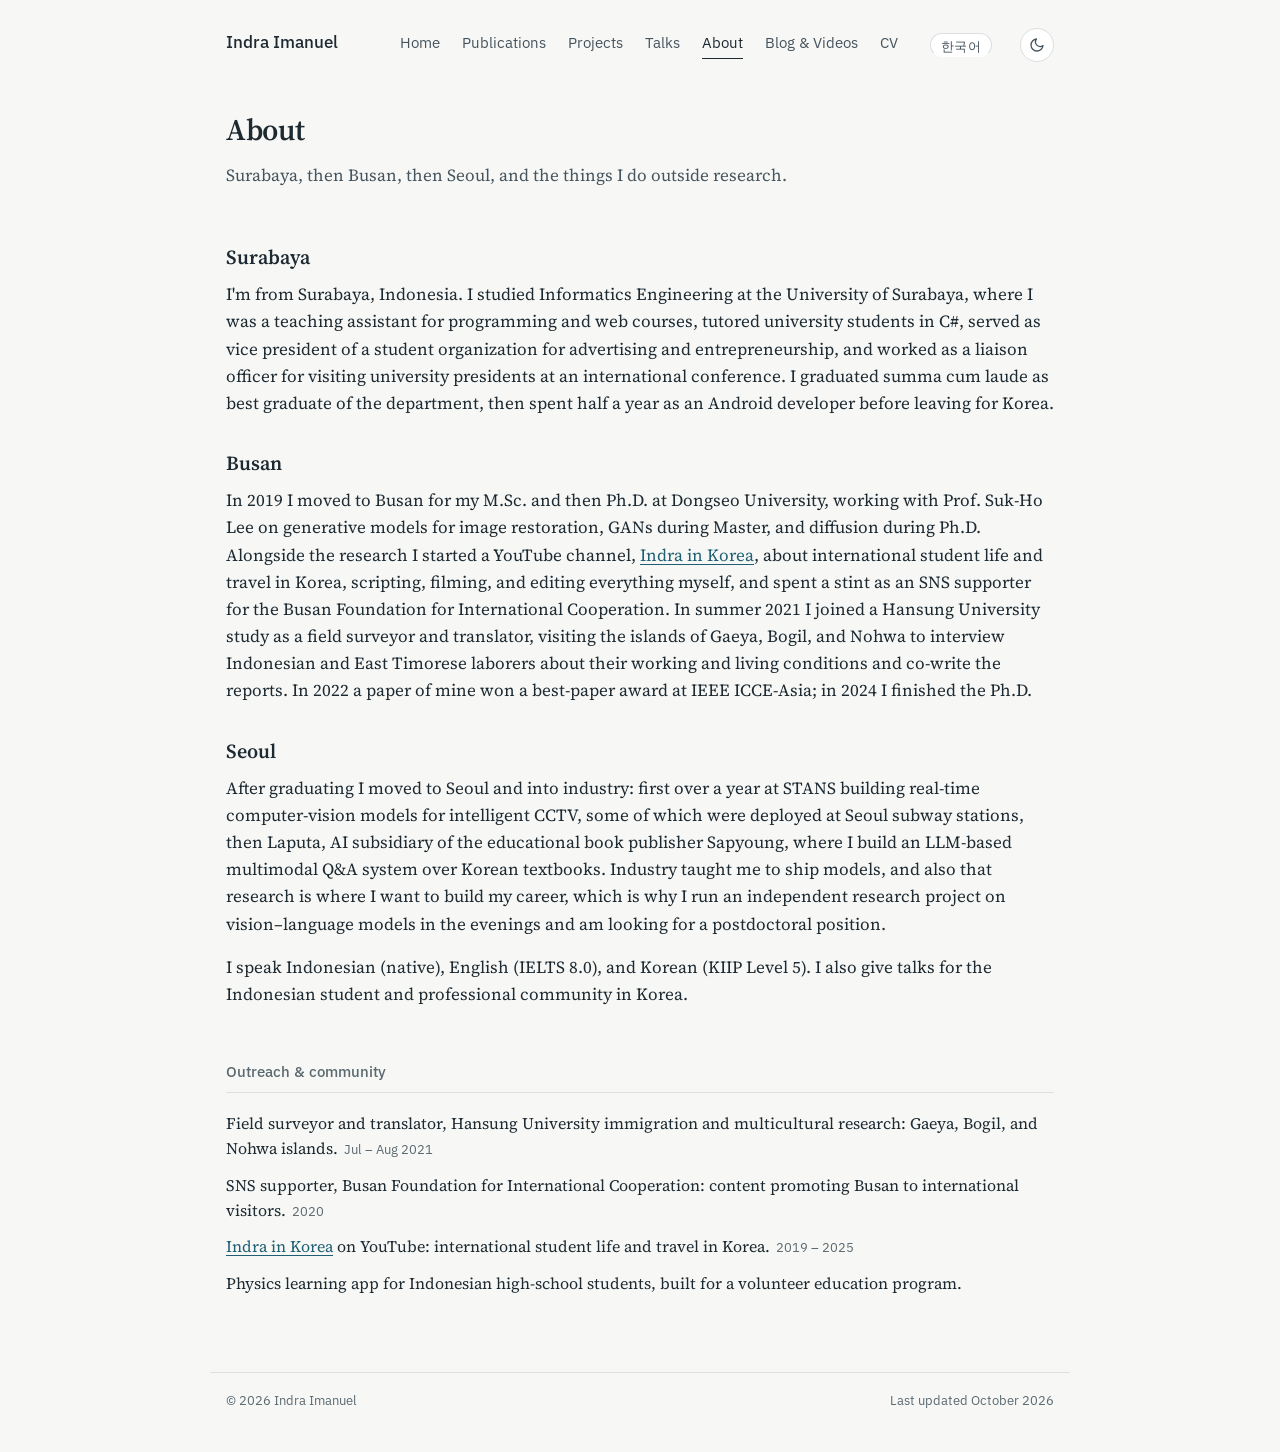
<file: about.html>
<!doctype html>
<html lang="en">
<head>
<meta charset="utf-8">
<meta name="viewport" content="width=device-width, initial-scale=1">
<title>About — Indra Imanuel</title>
<meta name="description" content="About Indra Imanuel: from Surabaya to Busan to Seoul; outreach, community, and the YouTube channel Indra in Korea.">
<link rel="icon" href="data:image/svg+xml,%3Csvg xmlns='http://www.w3.org/2000/svg' viewBox='0 0 32 32'%3E%3Crect width='32' height='32' rx='6' fill='%231F5F73'/%3E%3Ctext x='16' y='22' font-family='Georgia,serif' font-size='17' fill='%23fff' text-anchor='middle'%3EII%3C/text%3E%3C/svg%3E">
<link rel="preconnect" href="https://fonts.googleapis.com">
<link rel="preconnect" href="https://fonts.gstatic.com" crossorigin>
<link href="https://fonts.googleapis.com/css2?family=Source+Serif+4:ital,opsz,wght@0,8..60,400;0,8..60,600;1,8..60,400&family=IBM+Plex+Sans:wght@400;500&display=swap" rel="stylesheet">
<link rel="stylesheet" href="style.css">
<script>
  (function () {
    try {
      var t = localStorage.getItem('theme');
      if (t === 'dark' || t === 'light') document.documentElement.setAttribute('data-theme', t);
    } catch (e) {}
  })();
</script>
<link rel="alternate" hreflang="ko" href="https://indraimanuel.github.io/ko/about.html">
<link rel="alternate" hreflang="en" href="https://indraimanuel.github.io/about.html">
<script>
  (function () {
    try {
      var pref = localStorage.getItem('lang');
      var here = location.pathname;
      if (pref === 'ko' && here.indexOf('/ko/') === -1 && !sessionStorage.getItem('langManual')) {
        var file = here.split('/').pop() || 'index.html';
        location.replace('ko/' + file);
      }
    } catch (e) {}
  })();
</script>
</head>
<body>
<a class="skip" href="#main">Skip to content</a>
<header class="top">
  <a class="brand" href="index.html">Indra Imanuel</a>
  <nav aria-label="Main">
    <a href="index.html">Home</a>
    <a href="publications.html">Publications</a>
    <a href="projects.html">Projects</a>
    <a href="talks.html">Talks</a>
    <a href="about.html" aria-current="page">About</a>
    <a href="blog.html">Blog &amp; Videos</a>
    <a href="cv.pdf">CV</a>
    <a class="lang-toggle" href="ko/about.html" hreflang="ko" lang="ko" onclick="try{localStorage.setItem('lang','ko');sessionStorage.setItem('langManual','1')}catch(e){}">한국어</a>
    <button class="theme-toggle" type="button" aria-label="Toggle dark mode" title="Toggle dark mode">
      <svg class="moon" viewBox="0 0 24 24" fill="none" stroke="currentColor" stroke-width="2" stroke-linecap="round" stroke-linejoin="round" aria-hidden="true"><path d="M21 12.8A9 9 0 1 1 11.2 3a7 7 0 0 0 9.8 9.8z"/></svg>
      <svg class="sun" viewBox="0 0 24 24" fill="none" stroke="currentColor" stroke-width="2" stroke-linecap="round" stroke-linejoin="round" aria-hidden="true"><circle cx="12" cy="12" r="4"/><path d="M12 2v2M12 20v2M4.9 4.9l1.4 1.4M17.7 17.7l1.4 1.4M2 12h2M20 12h2M4.9 19.1l1.4-1.4M17.7 6.3l1.4-1.4"/></svg>
    </button>
  </nav>
</header>

<main id="main">
  <h1 class="page">About</h1>
  <p class="page-intro">Surabaya, then Busan, then Seoul, and the things I do outside research.</p>

  <section class="prose">
    <h3>Surabaya</h3>
    <p>
      I'm from Surabaya, Indonesia. I studied Informatics Engineering at the University
      of Surabaya, where I was a teaching assistant for programming and web
      courses, tutored university students in C#, served as vice president
      of a student organization for advertising and entrepreneurship, and
      worked as a liaison officer for visiting university presidents at an
      international conference. I graduated summa cum laude as best
      graduate of the department, then spent half a year as an Android
      developer before leaving for Korea.
    </p>

    <h3>Busan</h3>
    <p>
      In 2019 I moved to Busan for my M.Sc. and then Ph.D. at Dongseo
      University, working with Prof. Suk-Ho Lee on generative models for
      image restoration, GANs during Master, and diffusion during Ph.D. Alongside the
      research I started a YouTube channel,
      <a href="https://www.youtube.com/@IndrainKorea">Indra in Korea</a>, about
      international student life and travel in Korea, scripting, filming,
      and editing everything myself, and spent a stint as an SNS supporter
      for the Busan Foundation for International Cooperation. In summer 2021
      I joined a Hansung University study as a field surveyor and
      translator, visiting the islands of Gaeya, Bogil, and Nohwa to
      interview Indonesian and East Timorese laborers about their working
      and living conditions and co-write the reports. In 2022 a paper of
      mine won a best-paper award at IEEE ICCE-Asia; in 2024 I finished the
      Ph.D.
    </p>

    <h3>Seoul</h3>
    <p>
      After graduating I moved to Seoul and into industry: first over a year at STANS building real-time computer-vision models for intelligent CCTV, some of which were deployed at Seoul subway stations, then Laputa, AI subsidiary
      of the educational book publisher Sapyoung, where I build an LLM-based
      multimodal Q&amp;A system over Korean textbooks.
      Industry taught me to ship models, and also that research is where I
      want to build my career, which is why I run an independent research
      project on vision–language models in the evenings and am looking for
      a postdoctoral position.
    </p>
    <p>
      I speak Indonesian (native), English (IELTS 8.0), and Korean (KIIP
      Level 5). I also give talks for the Indonesian student and
      professional community in Korea.
    </p>
  </section>



  <section id="outreach">
    <h2>Outreach &amp; community</h2>
    <ul class="plain">
      <li>Field surveyor and translator, Hansung University immigration and multicultural research: Gaeya, Bogil, and Nohwa islands.<span class="when">Jul – Aug 2021</span></li>
      <li>SNS supporter, Busan Foundation for International Cooperation: content promoting Busan to international visitors.<span class="when">2020</span></li>
      <li><a href="https://www.youtube.com/@IndrainKorea">Indra in Korea</a> on YouTube: international student life and travel in Korea.<span class="when">2019 – 2025</span></li>
      <li>Physics learning app for Indonesian high-school students, built for a volunteer education program.</li>
    </ul>
  </section>

</main>

<footer class="bottom">
  <span>© 2026 Indra Imanuel</span>
  <span>Last updated October 2026</span>
</footer>
<script>
  (function () {
    var btn = document.querySelector('.theme-toggle');
    if (!btn) return;
    btn.addEventListener('click', function () {
      var root = document.documentElement;
      var current = root.getAttribute('data-theme');
      var systemDark = window.matchMedia && window.matchMedia('(prefers-color-scheme: dark)').matches;
      var isDark = current === 'dark' || (!current && systemDark);
      var next = isDark ? 'light' : 'dark';
      root.setAttribute('data-theme', next);
      try { localStorage.setItem('theme', next); } catch (e) {}
    });
  })();
</script>
</body>
</html>
</file>
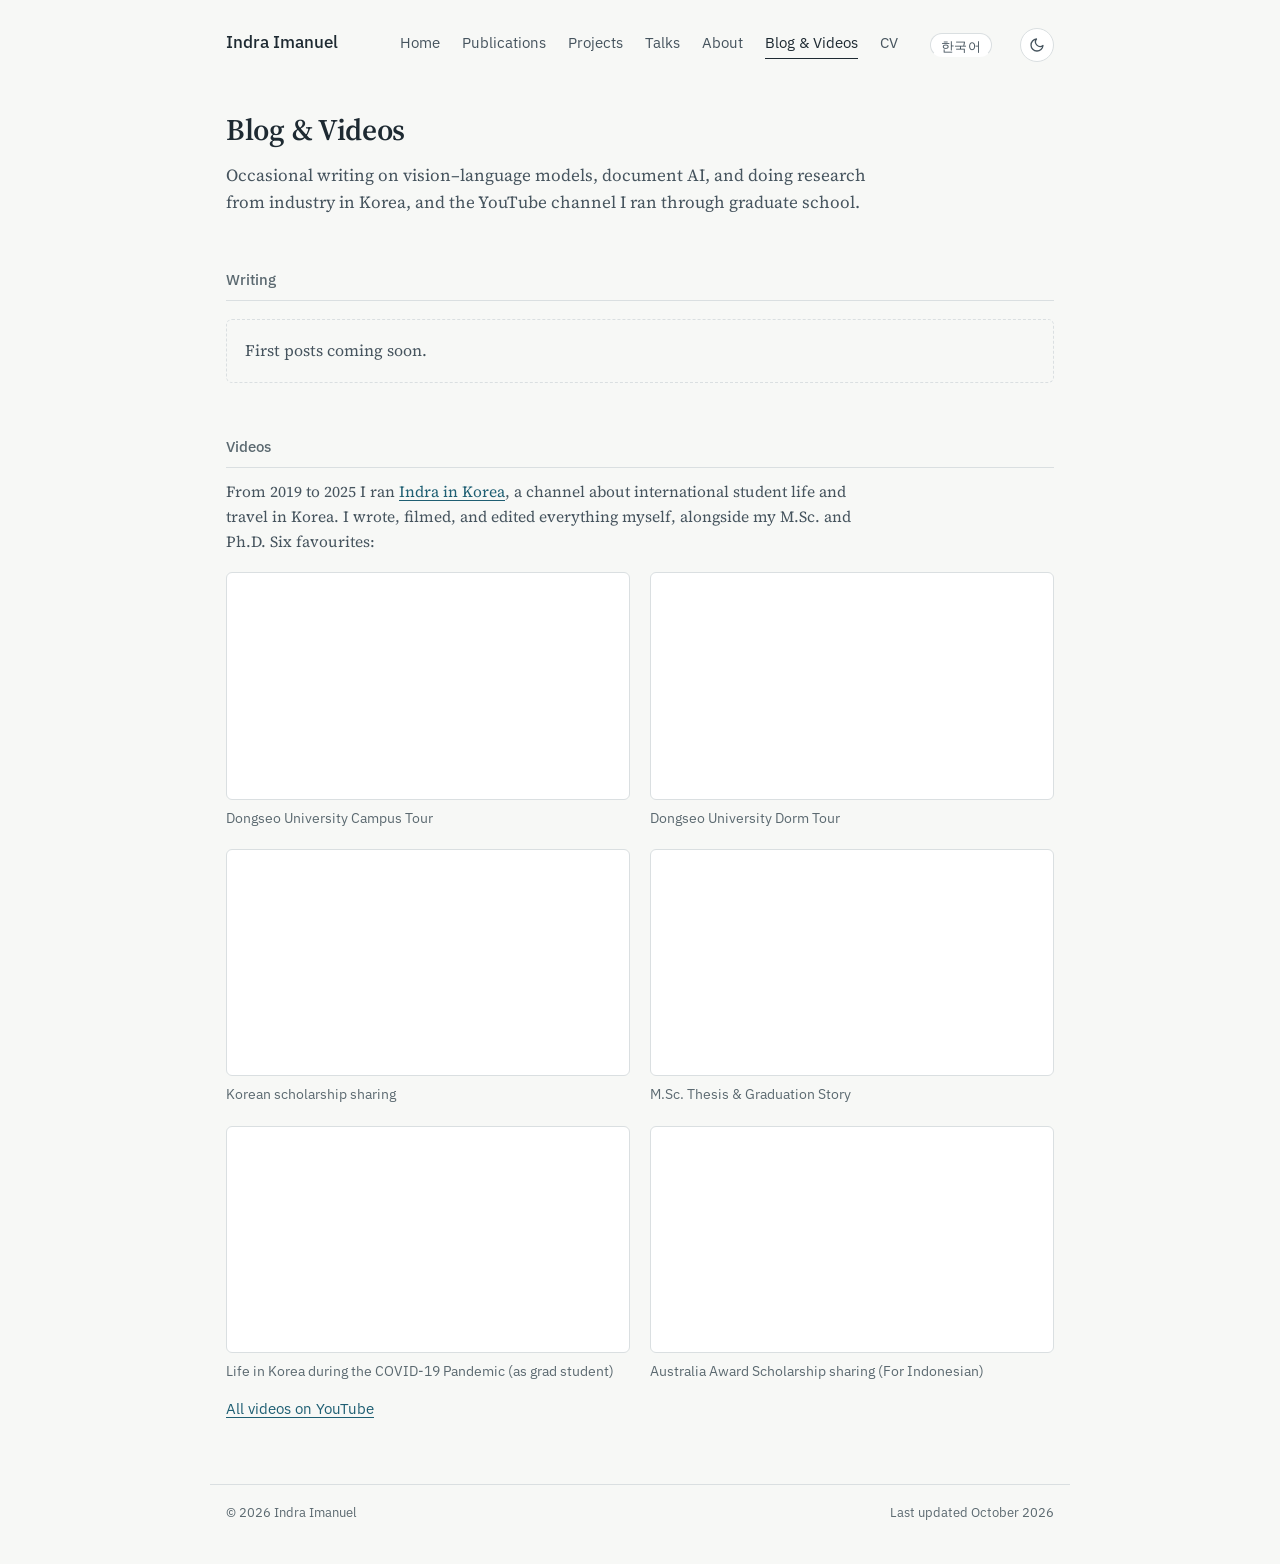
<file: blog.html>
<!doctype html>
<html lang="en">
<head>
<meta charset="utf-8">
<meta name="viewport" content="width=device-width, initial-scale=1">
<title>Blog &amp; Videos — Indra Imanuel</title>
<meta name="description" content="Writing and videos by Indra Imanuel: vision–language models, document AI, and life as an Indonesian researcher in Korea.">
<link rel="icon" href="data:image/svg+xml,%3Csvg xmlns='http://www.w3.org/2000/svg' viewBox='0 0 32 32'%3E%3Crect width='32' height='32' rx='6' fill='%231F5F73'/%3E%3Ctext x='16' y='22' font-family='Georgia,serif' font-size='17' fill='%23fff' text-anchor='middle'%3EII%3C/text%3E%3C/svg%3E">
<link rel="preconnect" href="https://fonts.googleapis.com">
<link rel="preconnect" href="https://fonts.gstatic.com" crossorigin>
<link href="https://fonts.googleapis.com/css2?family=Source+Serif+4:ital,opsz,wght@0,8..60,400;0,8..60,600;1,8..60,400&family=IBM+Plex+Sans:wght@400;500&display=swap" rel="stylesheet">
<link rel="stylesheet" href="style.css">
<script>
  (function () {
    try {
      var t = localStorage.getItem('theme');
      if (t === 'dark' || t === 'light') document.documentElement.setAttribute('data-theme', t);
    } catch (e) {}
  })();
</script>
<link rel="alternate" hreflang="ko" href="https://indraimanuel.github.io/ko/blog.html">
<link rel="alternate" hreflang="en" href="https://indraimanuel.github.io/blog.html">
<script>
  (function () {
    try {
      var pref = localStorage.getItem('lang');
      var here = location.pathname;
      if (pref === 'ko' && here.indexOf('/ko/') === -1 && !sessionStorage.getItem('langManual')) {
        var file = here.split('/').pop() || 'index.html';
        location.replace('ko/' + file);
      }
    } catch (e) {}
  })();
</script>
</head>
<body>
<a class="skip" href="#main">Skip to content</a>
<header class="top">
  <a class="brand" href="index.html">Indra Imanuel</a>
  <nav aria-label="Main">
    <a href="index.html">Home</a>
    <a href="publications.html">Publications</a>
    <a href="projects.html">Projects</a>
    <a href="talks.html">Talks</a>
    <a href="about.html">About</a>
    <a href="blog.html" aria-current="page">Blog &amp; Videos</a>
    <a href="cv.pdf">CV</a>
    <a class="lang-toggle" href="ko/blog.html" hreflang="ko" lang="ko" onclick="try{localStorage.setItem('lang','ko');sessionStorage.setItem('langManual','1')}catch(e){}">한국어</a>
    <button class="theme-toggle" type="button" aria-label="Toggle dark mode" title="Toggle dark mode">
      <svg class="moon" viewBox="0 0 24 24" fill="none" stroke="currentColor" stroke-width="2" stroke-linecap="round" stroke-linejoin="round" aria-hidden="true"><path d="M21 12.8A9 9 0 1 1 11.2 3a7 7 0 0 0 9.8 9.8z"/></svg>
      <svg class="sun" viewBox="0 0 24 24" fill="none" stroke="currentColor" stroke-width="2" stroke-linecap="round" stroke-linejoin="round" aria-hidden="true"><circle cx="12" cy="12" r="4"/><path d="M12 2v2M12 20v2M4.9 4.9l1.4 1.4M17.7 17.7l1.4 1.4M2 12h2M20 12h2M4.9 19.1l1.4-1.4M17.7 6.3l1.4-1.4"/></svg>
    </button>
  </nav>
</header>

<main id="main">
  <h1 class="page">Blog &amp; Videos</h1>
  <p class="page-intro">Occasional writing on vision–language models, document AI, and doing research from industry in Korea, and the YouTube channel I ran through graduate school.</p>

  <section id="writing">
    <h2>Writing</h2>
    <!-- To add a post: copy posts/_template.html to posts/YYYY-MM-slug.html, write it, then add an entry here (newest first) and delete the "coming soon" line. -->
    <ul class="posts">
      <!-- Example entry:
      <li>
        <h3><a href="posts/2026-10-what-vismin-taught-me.html">What a scoring bug in VisMin taught me about benchmarks</a></h3>
        <time>October 2026</time>
        <p>One-sentence summary of the post.</p>
      </li>
      -->
    </ul>
    <p class="empty">First posts coming soon.</p>
  </section>

  <section id="videos">
    <h2>Videos</h2>
    <p class="group-note">
      From 2019 to 2025 I ran <a href="https://www.youtube.com/@IndrainKorea">Indra in Korea</a>,
      a channel about international student life and travel in Korea. I wrote,
      filmed, and edited everything myself, alongside my M.Sc. and Ph.D.
      Six favourites:
    </p>
    <!-- Featured videos. Replace VIDEO_ID_1 / VIDEO_ID_2 with the ID from each video's URL
         (the part after "v=" — e.g. youtube.com/watch?v=dQw4w9WgXcQ → dQw4w9WgXcQ).
         Add or remove blocks freely; each one is self-contained. -->
    <div class="videos">
      <figure class="video">
        <div class="frame"><iframe src="https://www.youtube-nocookie.com/embed/mh_Ba7ugEyw" title="Video 1" loading="lazy" allow="accelerometer; encrypted-media; picture-in-picture" allowfullscreen></iframe></div>
        <figcaption>Dongseo University Campus Tour</figcaption>
      </figure>
      <figure class="video">
        <div class="frame"><iframe src="https://www.youtube-nocookie.com/embed/H5aXVG7uZh4" title="Video 2" loading="lazy" allow="accelerometer; encrypted-media; picture-in-picture" allowfullscreen></iframe></div>
        <figcaption>Dongseo University Dorm Tour</figcaption>
      </figure>
      <figure class="video">
        <div class="frame"><iframe src="https://www.youtube-nocookie.com/embed/cNDXiN32faw" title="Video 3" loading="lazy" allow="accelerometer; encrypted-media; picture-in-picture" allowfullscreen></iframe></div>
        <figcaption>Korean scholarship sharing</figcaption>
      </figure>
      <figure class="video">
        <div class="frame"><iframe src="https://www.youtube-nocookie.com/embed/uCPP_diYpxA" title="Video 4" loading="lazy" allow="accelerometer; encrypted-media; picture-in-picture" allowfullscreen></iframe></div>
        <figcaption>M.Sc. Thesis & Graduation Story</figcaption>
      </figure>
      <figure class="video">
        <div class="frame"><iframe src="https://www.youtube-nocookie.com/embed/ljET0abJF5Q" title="Video 5" loading="lazy" allow="accelerometer; encrypted-media; picture-in-picture" allowfullscreen></iframe></div>
        <figcaption>Life in Korea during the COVID-19 Pandemic (as grad student)</figcaption>
      </figure>
      <figure class="video">
        <div class="frame"><iframe src="https://www.youtube-nocookie.com/embed/D8XLIVXw_iE" title="Video 6" loading="lazy" allow="accelerometer; encrypted-media; picture-in-picture" allowfullscreen></iframe></div>
        <figcaption>Australia Award Scholarship sharing (For Indonesian)</figcaption>
      </figure>
    </div>
    <p class="links-line"><a href="https://www.youtube.com/@IndrainKorea">All videos on YouTube</a></p>
  </section>
</main>

<footer class="bottom">
  <span>© 2026 Indra Imanuel</span>
  <span>Last updated October 2026</span>
</footer>
<script>
  (function () {
    var btn = document.querySelector('.theme-toggle');
    if (!btn) return;
    btn.addEventListener('click', function () {
      var root = document.documentElement;
      var current = root.getAttribute('data-theme');
      var systemDark = window.matchMedia && window.matchMedia('(prefers-color-scheme: dark)').matches;
      var isDark = current === 'dark' || (!current && systemDark);
      var next = isDark ? 'light' : 'dark';
      root.setAttribute('data-theme', next);
      try { localStorage.setItem('theme', next); } catch (e) {}
    });
  })();
</script>
</body>
</html>
</file>
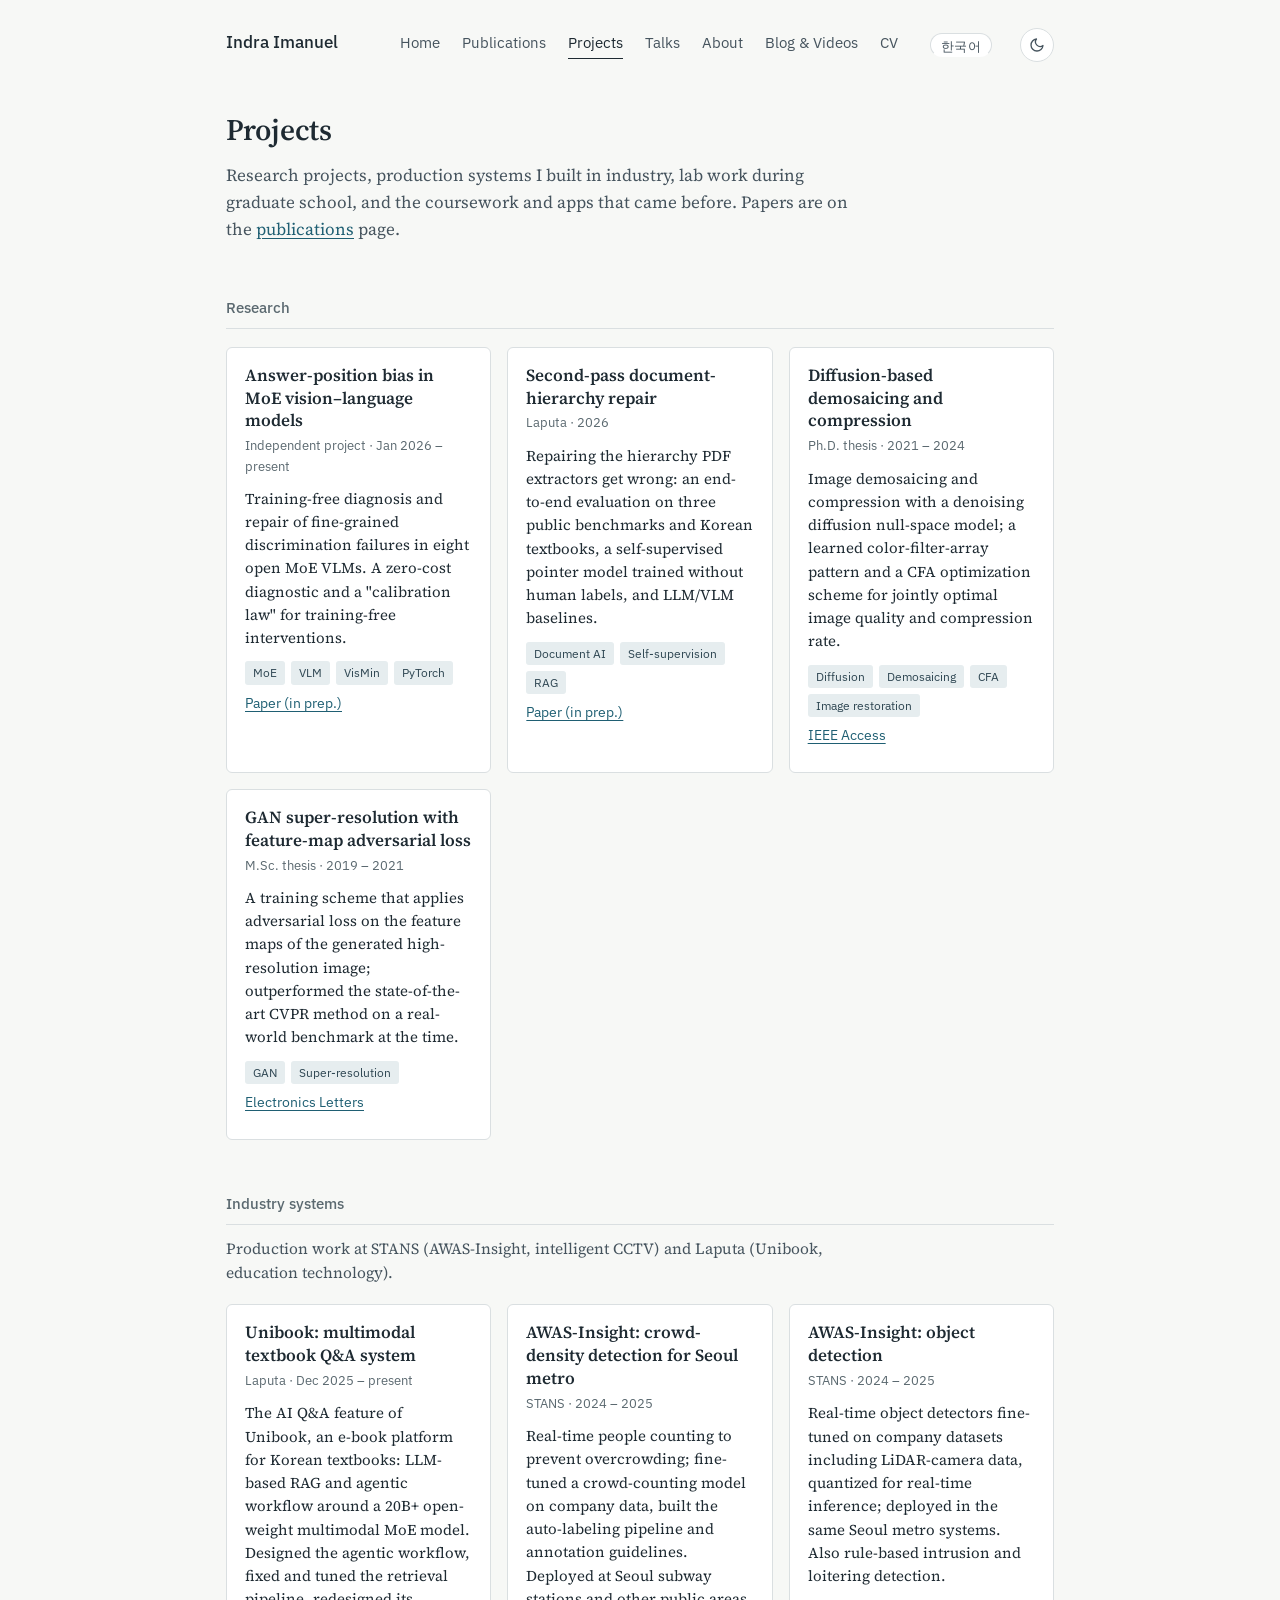
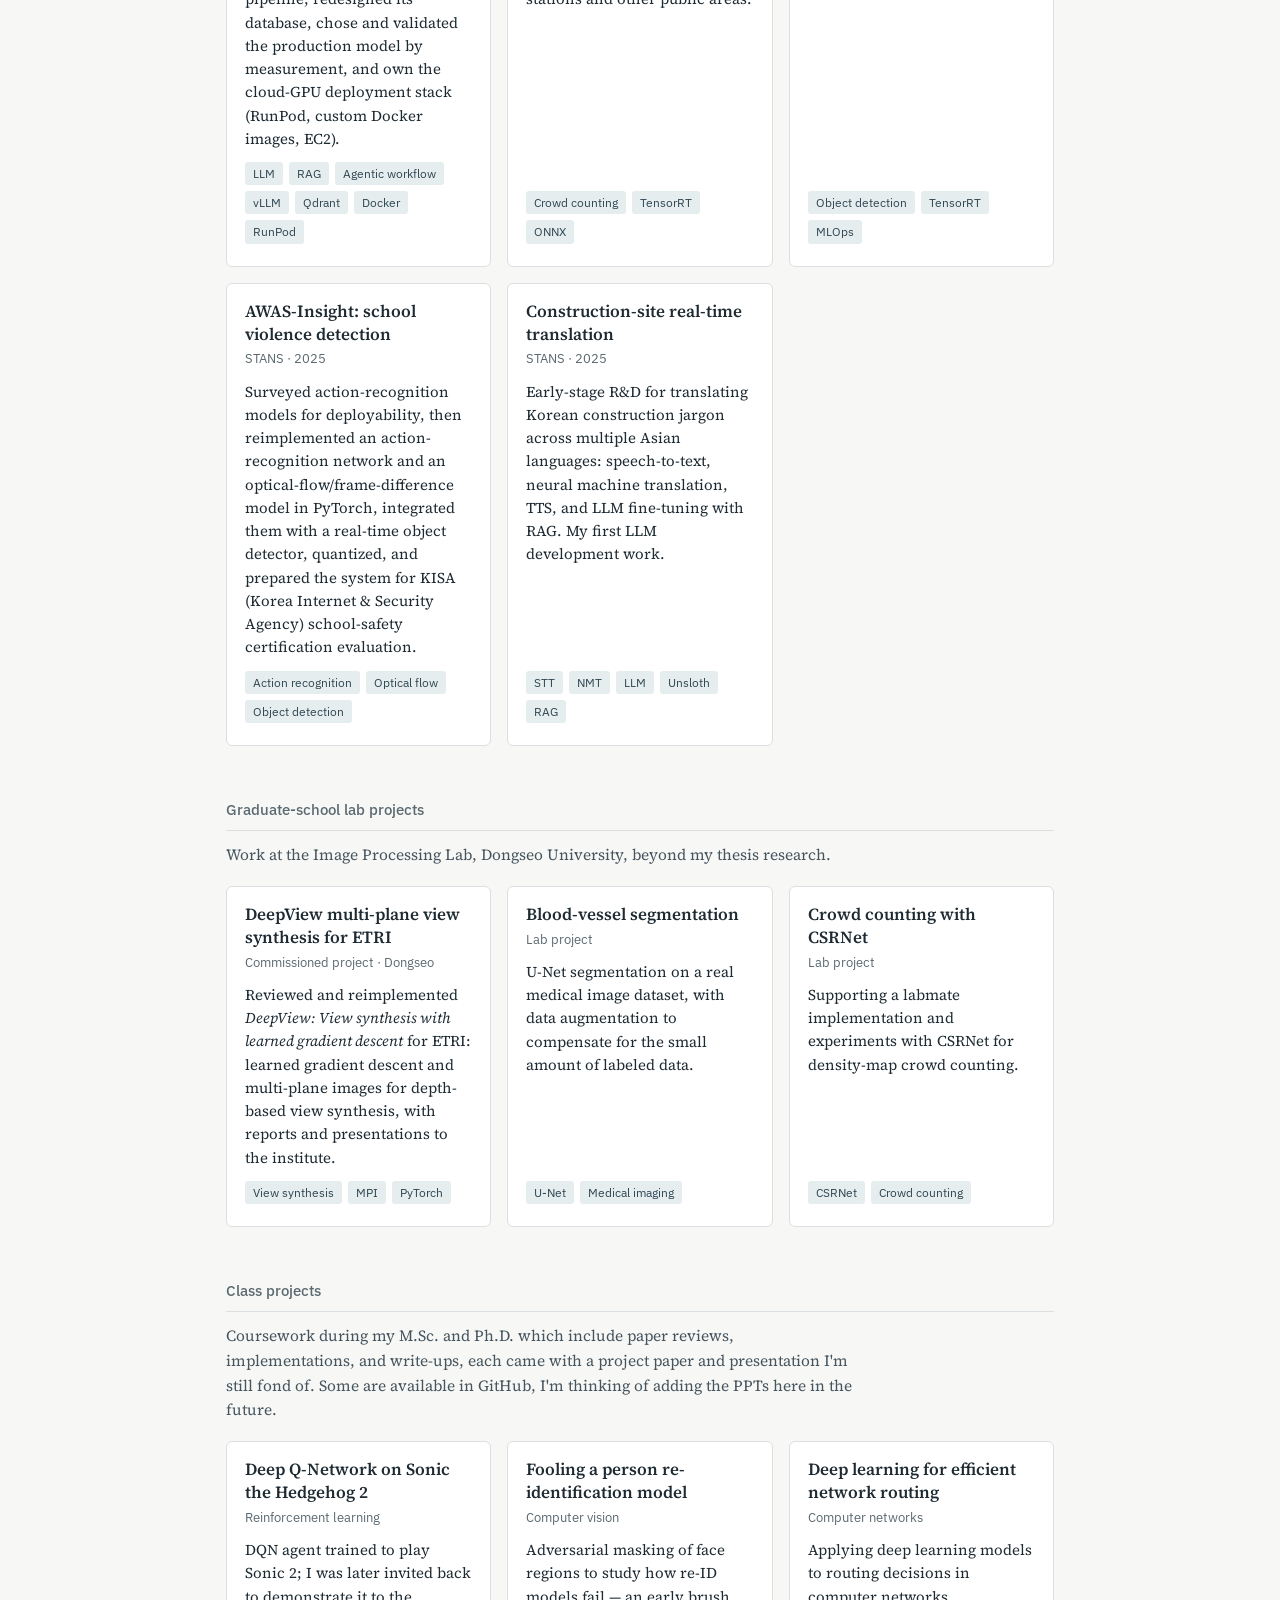
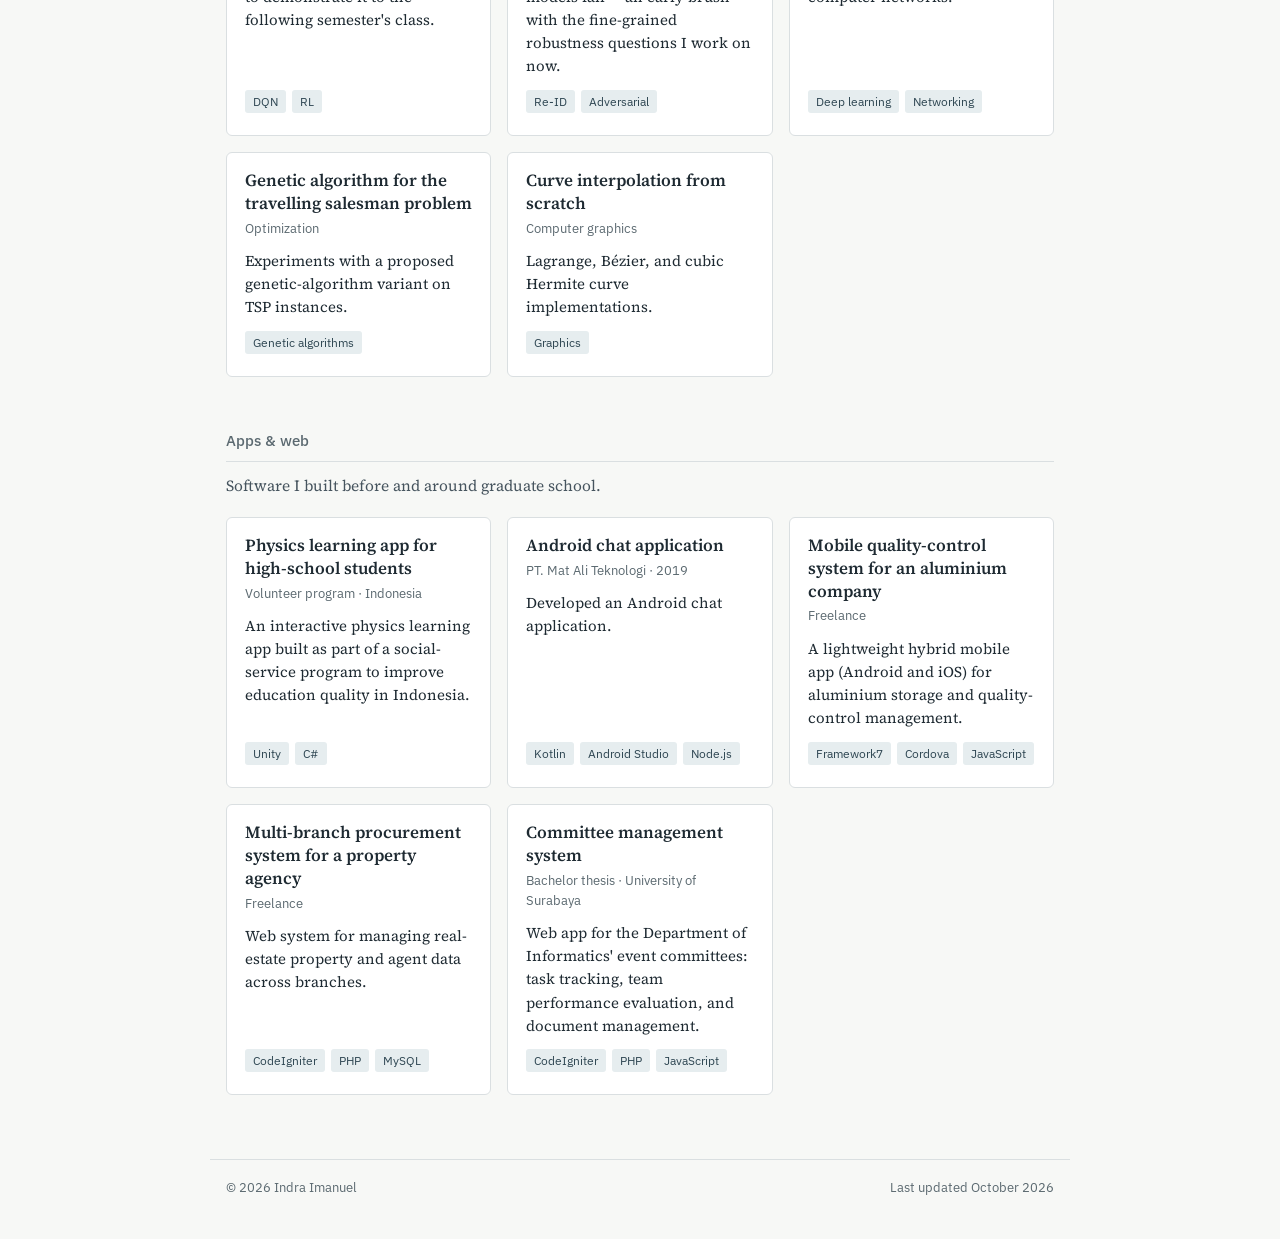
<file: projects.html>
<!doctype html>
<html lang="en">
<head>
<meta charset="utf-8">
<meta name="viewport" content="width=device-width, initial-scale=1">
<title>Projects — Indra Imanuel</title>
<meta name="description" content="Research, industry, and software projects by Indra Imanuel.">
<link rel="icon" href="data:image/svg+xml,%3Csvg xmlns='http://www.w3.org/2000/svg' viewBox='0 0 32 32'%3E%3Crect width='32' height='32' rx='6' fill='%231F5F73'/%3E%3Ctext x='16' y='22' font-family='Georgia,serif' font-size='17' fill='%23fff' text-anchor='middle'%3EII%3C/text%3E%3C/svg%3E">
<link rel="preconnect" href="https://fonts.googleapis.com">
<link rel="preconnect" href="https://fonts.gstatic.com" crossorigin>
<link href="https://fonts.googleapis.com/css2?family=Source+Serif+4:ital,opsz,wght@0,8..60,400;0,8..60,600;1,8..60,400&family=IBM+Plex+Sans:wght@400;500&display=swap" rel="stylesheet">
<link rel="stylesheet" href="style.css">
<script>
  (function () {
    try {
      var t = localStorage.getItem('theme');
      if (t === 'dark' || t === 'light') document.documentElement.setAttribute('data-theme', t);
    } catch (e) {}
  })();
</script>
<link rel="alternate" hreflang="ko" href="https://indraimanuel.github.io/ko/projects.html">
<link rel="alternate" hreflang="en" href="https://indraimanuel.github.io/projects.html">
<script>
  (function () {
    try {
      var pref = localStorage.getItem('lang');
      var here = location.pathname;
      if (pref === 'ko' && here.indexOf('/ko/') === -1 && !sessionStorage.getItem('langManual')) {
        var file = here.split('/').pop() || 'index.html';
        location.replace('ko/' + file);
      }
    } catch (e) {}
  })();
</script>
</head>
<body>
<a class="skip" href="#main">Skip to content</a>
<header class="top">
  <a class="brand" href="index.html">Indra Imanuel</a>
  <nav aria-label="Main">
    <a href="index.html">Home</a>
    <a href="publications.html">Publications</a>
    <a href="projects.html" aria-current="page">Projects</a>
    <a href="talks.html">Talks</a>
    <a href="about.html">About</a>
    <a href="blog.html">Blog &amp; Videos</a>
    <a href="cv.pdf">CV</a>
    <a class="lang-toggle" href="ko/projects.html" hreflang="ko" lang="ko" onclick="try{localStorage.setItem('lang','ko');sessionStorage.setItem('langManual','1')}catch(e){}">한국어</a>
    <button class="theme-toggle" type="button" aria-label="Toggle dark mode" title="Toggle dark mode">
      <svg class="moon" viewBox="0 0 24 24" fill="none" stroke="currentColor" stroke-width="2" stroke-linecap="round" stroke-linejoin="round" aria-hidden="true"><path d="M21 12.8A9 9 0 1 1 11.2 3a7 7 0 0 0 9.8 9.8z"/></svg>
      <svg class="sun" viewBox="0 0 24 24" fill="none" stroke="currentColor" stroke-width="2" stroke-linecap="round" stroke-linejoin="round" aria-hidden="true"><circle cx="12" cy="12" r="4"/><path d="M12 2v2M12 20v2M4.9 4.9l1.4 1.4M17.7 17.7l1.4 1.4M2 12h2M20 12h2M4.9 19.1l1.4-1.4M17.7 6.3l1.4-1.4"/></svg>
    </button>
  </nav>
</header>

<main id="main">
  <h1 class="page">Projects</h1>
  <p class="page-intro">Research projects, production systems I built in industry, lab work during graduate school, and the coursework and apps that came before. Papers are on the <a href="publications.html">publications</a> page.</p>

  <section id="research">
    <h2>Research</h2>
    <div class="cards">
      <div class="card">
        <h3>Answer-position bias in MoE vision–language models</h3>
        <p class="when">Independent project · Jan 2026 – present</p>
        <p>Training-free diagnosis and repair of fine-grained discrimination failures in eight open MoE VLMs. A zero-cost diagnostic and a "calibration law" for training-free interventions.</p>
        <div class="stack"><span>MoE</span><span>VLM</span><span>VisMin</span><span>PyTorch</span></div>
        <p class="links"><a href="publications.html">Paper (in prep.)</a></p>
      </div>
      <div class="card">
        <h3>Second-pass document-hierarchy repair</h3>
        <p class="when">Laputa · 2026</p>
        <p>Repairing the hierarchy PDF extractors get wrong: an end-to-end evaluation on three public benchmarks and Korean textbooks, a self-supervised pointer model trained without human labels, and LLM/VLM baselines.</p>
        <div class="stack"><span>Document AI</span><span>Self-supervision</span><span>RAG</span></div>
        <p class="links"><a href="publications.html">Paper (in prep.)</a></p>
      </div>
      <div class="card">
        <h3>Diffusion-based demosaicing and compression</h3>
        <p class="when">Ph.D. thesis · 2021 – 2024</p>
        <p>Image demosaicing and compression with a denoising diffusion null-space model; a learned color-filter-array pattern and a CFA optimization scheme for jointly optimal image quality and compression rate.</p>
        <div class="stack"><span>Diffusion</span><span>Demosaicing</span><span>CFA</span><span>Image restoration</span></div>
        <p class="links"><a href="https://doi.org/10.1109/ACCESS.2024.3448451">IEEE Access</a></p>
      </div>
      <div class="card">
        <h3>GAN super-resolution with feature-map adversarial loss</h3>
        <p class="when">M.Sc. thesis · 2019 – 2021</p>
        <p>A training scheme that applies adversarial loss on the feature maps of the generated high-resolution image; outperformed the state-of-the-art CVPR method on a real-world benchmark at the time.</p>
        <div class="stack"><span>GAN</span><span>Super-resolution</span></div>
        <p class="links"><a href="https://doi.org/10.1049/ell2.12360">Electronics Letters</a></p>
      </div>
    </div>
  </section>

  <section id="industry">
    <h2>Industry systems</h2>
    <p class="group-note">Production work at STANS (AWAS-Insight, intelligent CCTV) and Laputa (Unibook, education technology).</p>
    <div class="cards">
      <div class="card">
        <h3>Unibook: multimodal textbook Q&amp;A system</h3>
        <p class="when">Laputa · Dec 2025 – present</p>
        <p>The AI Q&amp;A feature of Unibook, an e-book platform for Korean textbooks: LLM-based RAG and agentic workflow around a 20B+ open-weight multimodal MoE model. Designed the agentic workflow, fixed and tuned the retrieval pipeline, redesigned its database, chose and validated the production model by measurement, and own the cloud-GPU deployment stack (RunPod, custom Docker images, EC2).</p>
        <div class="stack"><span>LLM</span><span>RAG</span><span>Agentic workflow</span><span>vLLM</span><span>Qdrant</span><span>Docker</span><span>RunPod</span></div>
      </div>
      <div class="card">
        <h3>AWAS-Insight: crowd-density detection for Seoul metro</h3>
        <p class="when">STANS · 2024 – 2025</p>
        <p>Real-time people counting to prevent overcrowding; fine-tuned a crowd-counting model on company data, built the auto-labeling pipeline and annotation guidelines. Deployed at Seoul subway stations and other public areas.</p>
        <div class="stack"><span>Crowd counting</span><span>TensorRT</span><span>ONNX</span></div>
      </div>
      <div class="card">
        <h3>AWAS-Insight: object detection</h3>
        <p class="when">STANS · 2024 – 2025</p>
        <p>Real-time object detectors fine-tuned on company datasets including LiDAR-camera data, quantized for real-time inference; deployed in the same Seoul metro systems. Also rule-based intrusion and loitering detection.</p>
        <div class="stack"><span>Object detection</span><span>TensorRT</span><span>MLOps</span></div>
      </div>
      <div class="card">
        <h3>AWAS-Insight: school violence detection</h3>
        <p class="when">STANS · 2025</p>
        <p>Surveyed action-recognition models for deployability, then reimplemented an action-recognition network and an optical-flow/frame-difference model in PyTorch, integrated them with a real-time object detector, quantized, and prepared the system for KISA (Korea Internet &amp; Security Agency) school-safety certification evaluation.</p>
        <div class="stack"><span>Action recognition</span><span>Optical flow</span><span>Object detection</span></div>
      </div>
      <div class="card">
        <h3>Construction-site real-time translation</h3>
        <p class="when">STANS · 2025</p>
        <p>Early-stage R&amp;D for translating Korean construction jargon across multiple Asian languages: speech-to-text, neural machine translation, TTS, and LLM fine-tuning with RAG. My first LLM development work.</p>
        <div class="stack"><span>STT</span><span>NMT</span><span>LLM</span><span>Unsloth</span><span>RAG</span></div>
      </div>
    </div>
  </section>

  <section id="lab">
    <h2>Graduate-school lab projects</h2>
    <p class="group-note">Work at the Image Processing Lab, Dongseo University, beyond my thesis research.</p>
    <div class="cards">
      <div class="card">
        <h3>DeepView multi-plane view synthesis for ETRI</h3>
        <p class="when">Commissioned project · Dongseo</p>
        <p>Reviewed and reimplemented <em>DeepView: View synthesis with learned gradient descent</em> for ETRI: learned gradient descent and multi-plane images for depth-based view synthesis, with reports and presentations to the institute.</p>
        <div class="stack"><span>View synthesis</span><span>MPI</span><span>PyTorch</span></div>
      </div>
      <div class="card">
        <h3>Blood-vessel segmentation</h3>
        <p class="when">Lab project</p>
        <p>U-Net segmentation on a real medical image dataset, with data augmentation to compensate for the small amount of labeled data.</p>
        <div class="stack"><span>U-Net</span><span>Medical imaging</span></div>
      </div>
      <div class="card">
        <h3>Crowd counting with CSRNet</h3>
        <p class="when">Lab project</p>
        <p>Supporting a labmate implementation and experiments with CSRNet for density-map crowd counting.</p>
        <div class="stack"><span>CSRNet</span><span>Crowd counting</span></div>
      </div>
    </div>
  </section>

  <section id="coursework">
    <h2>Class projects</h2>
    <p class="group-note">Coursework during my M.Sc. and Ph.D. which include paper reviews, implementations, and write-ups, each came with a project paper and presentation I'm still fond of. Some are available in GitHub, I'm thinking of adding the PPTs here in the future.</p>
    <div class="cards">
      <div class="card">
        <h3>Deep Q-Network on Sonic the Hedgehog 2</h3>
        <p class="when">Reinforcement learning</p>
        <p>DQN agent trained to play Sonic 2; I was later invited back to demonstrate it to the following semester's class.</p>
        <div class="stack"><span>DQN</span><span>RL</span></div>
      </div>
      <div class="card">
        <h3>Fooling a person re-identification model</h3>
        <p class="when">Computer vision</p>
        <p>Adversarial masking of face regions to study how re-ID models fail — an early brush with the fine-grained robustness questions I work on now.</p>
        <div class="stack"><span>Re-ID</span><span>Adversarial</span></div>
      </div>
      <div class="card">
        <h3>Deep learning for efficient network routing</h3>
        <p class="when">Computer networks</p>
        <p>Applying deep learning models to routing decisions in computer networks.</p>
        <div class="stack"><span>Deep learning</span><span>Networking</span></div>
      </div>
      <div class="card">
        <h3>Genetic algorithm for the travelling salesman problem</h3>
        <p class="when">Optimization</p>
        <p>Experiments with a proposed genetic-algorithm variant on TSP instances.</p>
        <div class="stack"><span>Genetic algorithms</span></div>
      </div>
      <div class="card">
        <h3>Curve interpolation from scratch</h3>
        <p class="when">Computer graphics</p>
        <p>Lagrange, Bézier, and cubic Hermite curve implementations.</p>
        <div class="stack"><span>Graphics</span></div>
      </div>
    </div>
  </section>

  <section id="apps">
    <h2>Apps &amp; web</h2>
    <p class="group-note">Software I built before and around graduate school.</p>
    <div class="cards">
      <div class="card">
        <h3>Physics learning app for high-school students</h3>
        <p class="when">Volunteer program · Indonesia</p>
        <p>An interactive physics learning app built as part of a social-service program to improve education quality in Indonesia.</p>
        <div class="stack"><span>Unity</span><span>C#</span></div>
      </div>
      <div class="card">
        <h3>Android chat application</h3>
        <p class="when">PT. Mat Ali Teknologi · 2019</p>
        <p>Developed an Android chat application.</p>
        <div class="stack"><span>Kotlin</span><span>Android Studio</span><span>Node.js</span></div>
      </div>
      <div class="card">
        <h3>Mobile quality-control system for an aluminium company</h3>
        <p class="when">Freelance</p>
        <p>A lightweight hybrid mobile app (Android and iOS) for aluminium storage and quality-control management.</p>
        <div class="stack"><span>Framework7</span><span>Cordova</span><span>JavaScript</span></div>
      </div>
      <div class="card">
        <h3>Multi-branch procurement system for a property agency</h3>
        <p class="when">Freelance</p>
        <p>Web system for managing real-estate property and agent data across branches.</p>
        <div class="stack"><span>CodeIgniter</span><span>PHP</span><span>MySQL</span></div>
      </div>
      <div class="card">
        <h3>Committee management system</h3>
        <p class="when">Bachelor thesis · University of Surabaya</p>
        <p>Web app for the Department of Informatics' event committees: task tracking, team performance evaluation, and document management.</p>
        <div class="stack"><span>CodeIgniter</span><span>PHP</span><span>JavaScript</span></div>
      </div>
    </div>
  </section>
</main>

<footer class="bottom">
  <span>© 2026 Indra Imanuel</span>
  <span>Last updated October 2026</span>
</footer>
<script>
  (function () {
    var btn = document.querySelector('.theme-toggle');
    if (!btn) return;
    btn.addEventListener('click', function () {
      var root = document.documentElement;
      var current = root.getAttribute('data-theme');
      var systemDark = window.matchMedia && window.matchMedia('(prefers-color-scheme: dark)').matches;
      var isDark = current === 'dark' || (!current && systemDark);
      var next = isDark ? 'light' : 'dark';
      root.setAttribute('data-theme', next);
      try { localStorage.setItem('theme', next); } catch (e) {}
    });
  })();
</script>
</body>
</html>
</file>
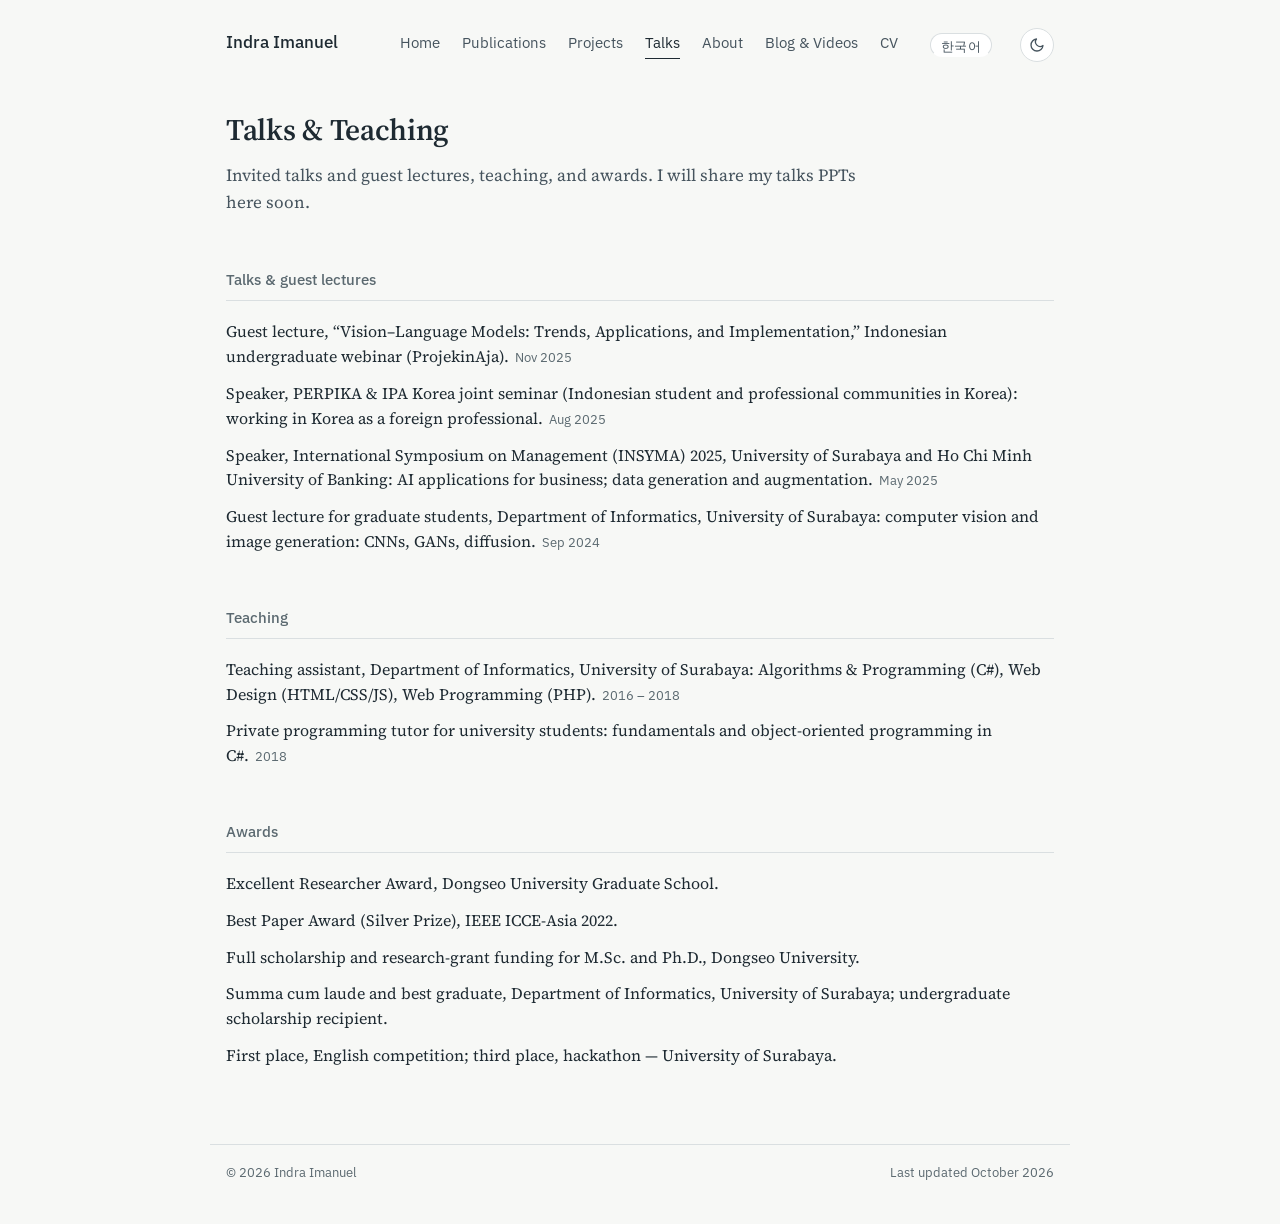
<file: talks.html>
<!doctype html>
<html lang="en">
<head>
<meta charset="utf-8">
<meta name="viewport" content="width=device-width, initial-scale=1">
<title>Talks &amp; Teaching — Indra Imanuel</title>
<meta name="description" content="Talks, guest lectures, teaching, and awards — Indra Imanuel.">
<link rel="icon" href="data:image/svg+xml,%3Csvg xmlns='http://www.w3.org/2000/svg' viewBox='0 0 32 32'%3E%3Crect width='32' height='32' rx='6' fill='%231F5F73'/%3E%3Ctext x='16' y='22' font-family='Georgia,serif' font-size='17' fill='%23fff' text-anchor='middle'%3EII%3C/text%3E%3C/svg%3E">
<link rel="preconnect" href="https://fonts.googleapis.com">
<link rel="preconnect" href="https://fonts.gstatic.com" crossorigin>
<link href="https://fonts.googleapis.com/css2?family=Source+Serif+4:ital,opsz,wght@0,8..60,400;0,8..60,600;1,8..60,400&family=IBM+Plex+Sans:wght@400;500&display=swap" rel="stylesheet">
<link rel="stylesheet" href="style.css">
<script>
  (function () {
    try {
      var t = localStorage.getItem('theme');
      if (t === 'dark' || t === 'light') document.documentElement.setAttribute('data-theme', t);
    } catch (e) {}
  })();
</script>
<link rel="alternate" hreflang="ko" href="https://indraimanuel.github.io/ko/talks.html">
<link rel="alternate" hreflang="en" href="https://indraimanuel.github.io/talks.html">
<script>
  (function () {
    try {
      var pref = localStorage.getItem('lang');
      var here = location.pathname;
      if (pref === 'ko' && here.indexOf('/ko/') === -1 && !sessionStorage.getItem('langManual')) {
        var file = here.split('/').pop() || 'index.html';
        location.replace('ko/' + file);
      }
    } catch (e) {}
  })();
</script>
</head>
<body>
<a class="skip" href="#main">Skip to content</a>
<header class="top">
  <a class="brand" href="index.html">Indra Imanuel</a>
  <nav aria-label="Main">
    <a href="index.html">Home</a>
    <a href="publications.html">Publications</a>
    <a href="projects.html">Projects</a>
    <a href="talks.html" aria-current="page">Talks</a>
    <a href="about.html">About</a>
    <a href="blog.html">Blog &amp; Videos</a>
    <a href="cv.pdf">CV</a>
    <a class="lang-toggle" href="ko/talks.html" hreflang="ko" lang="ko" onclick="try{localStorage.setItem('lang','ko');sessionStorage.setItem('langManual','1')}catch(e){}">한국어</a>
    <button class="theme-toggle" type="button" aria-label="Toggle dark mode" title="Toggle dark mode">
      <svg class="moon" viewBox="0 0 24 24" fill="none" stroke="currentColor" stroke-width="2" stroke-linecap="round" stroke-linejoin="round" aria-hidden="true"><path d="M21 12.8A9 9 0 1 1 11.2 3a7 7 0 0 0 9.8 9.8z"/></svg>
      <svg class="sun" viewBox="0 0 24 24" fill="none" stroke="currentColor" stroke-width="2" stroke-linecap="round" stroke-linejoin="round" aria-hidden="true"><circle cx="12" cy="12" r="4"/><path d="M12 2v2M12 20v2M4.9 4.9l1.4 1.4M17.7 17.7l1.4 1.4M2 12h2M20 12h2M4.9 19.1l1.4-1.4M17.7 6.3l1.4-1.4"/></svg>
    </button>
  </nav>
</header>

<main id="main">
  <h1 class="page">Talks &amp; Teaching</h1>
  <p class="page-intro">Invited talks and guest lectures, teaching, and awards. I will share my talks PPTs here soon.</p>

  <section id="talks">
    <h2>Talks &amp; guest lectures</h2>
    <ul class="plain">
      <li>Guest lecture, “Vision–Language Models: Trends, Applications, and Implementation,” Indonesian undergraduate webinar (ProjekinAja).<span class="when">Nov 2025</span></li>
      <li>Speaker, PERPIKA &amp; IPA Korea joint seminar (Indonesian student and professional communities in Korea): working in Korea as a foreign professional.<span class="when">Aug 2025</span></li>
      <li>Speaker, International Symposium on Management (INSYMA) 2025, University of Surabaya and Ho Chi Minh University of Banking: AI applications for business; data generation and augmentation.<span class="when">May 2025</span></li>
      <li>Guest lecture for graduate students, Department of Informatics, University of Surabaya: computer vision and image generation: CNNs, GANs, diffusion.<span class="when">Sep 2024</span></li>
    </ul>
  </section>

  <section id="teaching">
    <h2>Teaching</h2>
    <ul class="plain">
      <li>Teaching assistant, Department of Informatics, University of Surabaya: Algorithms &amp; Programming (C#), Web Design (HTML/CSS/JS), Web Programming (PHP).<span class="when">2016 – 2018</span></li>
      <li>Private programming tutor for university students: fundamentals and object-oriented programming in C#.<span class="when">2018</span></li>
    </ul>
  </section>

  <section id="awards">
    <h2>Awards</h2>
    <ul class="plain">
      <li>Excellent Researcher Award, Dongseo University Graduate School.</li>
      <li>Best Paper Award (Silver Prize), IEEE ICCE-Asia 2022.</li>
      <li>Full scholarship and research-grant funding for M.Sc. and Ph.D., Dongseo University.</li>
      <li>Summa cum laude and best graduate, Department of Informatics, University of Surabaya; undergraduate scholarship recipient.</li>
      <li>First place, English competition; third place, hackathon — University of Surabaya.</li>
    </ul>
  </section>
</main>

<footer class="bottom">
  <span>© 2026 Indra Imanuel</span>
  <span>Last updated October 2026</span>
</footer>
<script>
  (function () {
    var btn = document.querySelector('.theme-toggle');
    if (!btn) return;
    btn.addEventListener('click', function () {
      var root = document.documentElement;
      var current = root.getAttribute('data-theme');
      var systemDark = window.matchMedia && window.matchMedia('(prefers-color-scheme: dark)').matches;
      var isDark = current === 'dark' || (!current && systemDark);
      var next = isDark ? 'light' : 'dark';
      root.setAttribute('data-theme', next);
      try { localStorage.setItem('theme', next); } catch (e) {}
    });
  })();
</script>
</body>
</html>
</file>
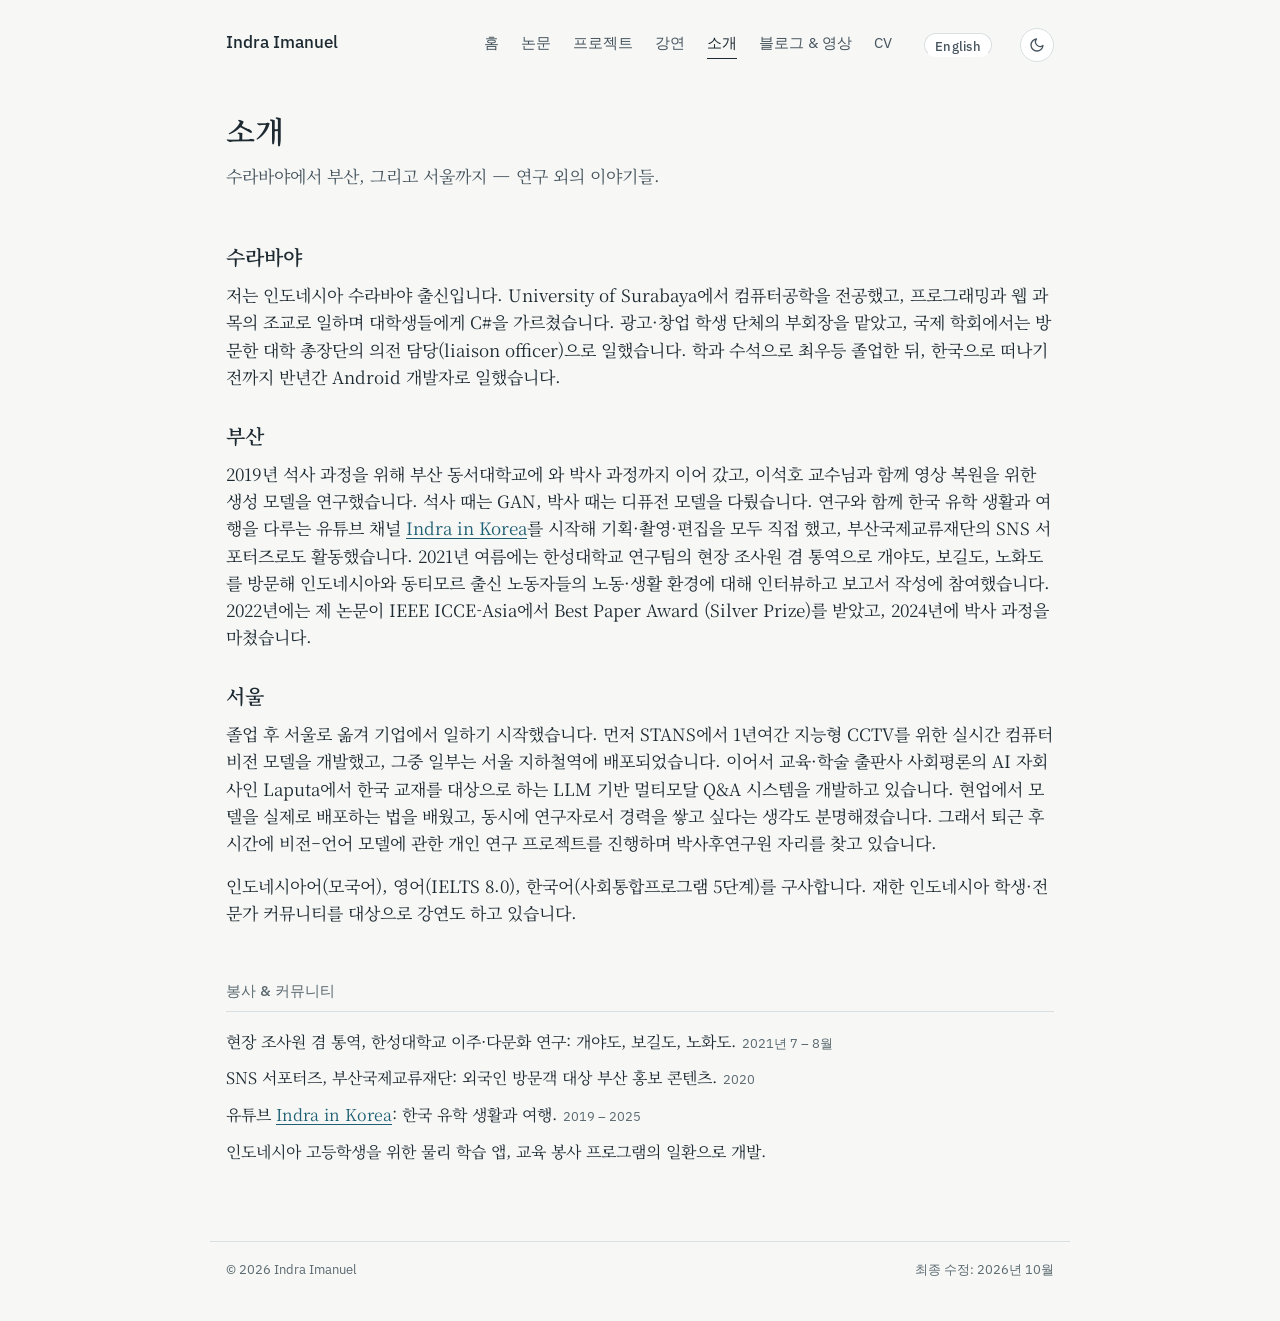
<file: ko/about.html>
<!doctype html>
<html lang="ko">
<head>
<meta charset="utf-8">
<meta name="viewport" content="width=device-width, initial-scale=1">
<title>소개 — Indra Imanuel</title>
<meta name="description" content="Indra Imanuel 소개: 수라바야에서 부산, 서울까지; 봉사, 커뮤니티, 유튜브 채널 Indra in Korea.">
<link rel="icon" href="data:image/svg+xml,%3Csvg xmlns='http://www.w3.org/2000/svg' viewBox='0 0 32 32'%3E%3Crect width='32' height='32' rx='6' fill='%231F5F73'/%3E%3Ctext x='16' y='22' font-family='Georgia,serif' font-size='17' fill='%23fff' text-anchor='middle'%3EII%3C/text%3E%3C/svg%3E">
<link rel="preconnect" href="https://fonts.googleapis.com">
<link rel="preconnect" href="https://fonts.gstatic.com" crossorigin>
<link href="https://fonts.googleapis.com/css2?family=Source+Serif+4:ital,opsz,wght@0,8..60,400;0,8..60,600;1,8..60,400&family=IBM+Plex+Sans:wght@400;500&family=Noto+Serif+KR:wght@400;600&family=Noto+Sans+KR:wght@400;500&display=swap" rel="stylesheet">
<link rel="stylesheet" href="../style.css">
<script>
  (function () {
    try {
      var t = localStorage.getItem('theme');
      if (t === 'dark' || t === 'light') document.documentElement.setAttribute('data-theme', t);
    } catch (e) {}
  })();
</script>
<link rel="alternate" hreflang="en" href="https://indraimanuel.github.io/about.html">
<link rel="alternate" hreflang="ko" href="https://indraimanuel.github.io/ko/about.html">
</head>
<body>
<a class="skip" href="#main">본문으로 건너뛰기</a>

<header class="top">
  <a class="brand" href="index.html">Indra Imanuel</a>
  <nav aria-label="메인">
    <a href="index.html">홈</a>
    <a href="publications.html">논문</a>
    <a href="projects.html">프로젝트</a>
    <a href="talks.html">강연</a>
    <a href="about.html" aria-current="page">소개</a>
    <a href="blog.html">블로그 &amp; 영상</a>
    <a href="../cv.pdf">CV</a>
    <a class="lang-toggle" href="../about.html" hreflang="en" lang="en" onclick="try{localStorage.setItem('lang','en');sessionStorage.setItem('langManual','1')}catch(e){}">English</a>
    <button class="theme-toggle" type="button" aria-label="다크 모드 전환" title="다크 모드 전환">
      <svg class="moon" viewBox="0 0 24 24" fill="none" stroke="currentColor" stroke-width="2" stroke-linecap="round" stroke-linejoin="round" aria-hidden="true"><path d="M21 12.8A9 9 0 1 1 11.2 3a7 7 0 0 0 9.8 9.8z"/></svg>
      <svg class="sun" viewBox="0 0 24 24" fill="none" stroke="currentColor" stroke-width="2" stroke-linecap="round" stroke-linejoin="round" aria-hidden="true"><circle cx="12" cy="12" r="4"/><path d="M12 2v2M12 20v2M4.9 4.9l1.4 1.4M17.7 17.7l1.4 1.4M2 12h2M20 12h2M4.9 19.1l1.4-1.4M17.7 6.3l1.4-1.4"/></svg>
    </button>
  </nav>
</header>

<main id="main">
  <h1 class="page">소개</h1>
  <p class="page-intro">수라바야에서 부산, 그리고 서울까지 — 연구 외의 이야기들.</p>

  <section class="prose">
    <h3>수라바야</h3>
    <p>
      저는 인도네시아 수라바야 출신입니다. University of Surabaya에서
      컴퓨터공학을 전공했고, 프로그래밍과 웹 과목의 조교로 일하며 대학생들에게
      C#을 가르쳤습니다. 광고·창업 학생 단체의 부회장을 맡았고, 국제 학회에서는
      방문한 대학 총장단의 의전 담당(liaison officer)으로 일했습니다. 학과
      수석으로 최우등 졸업한 뒤, 한국으로 떠나기 전까지 반년간 Android
      개발자로 일했습니다.
    </p>

    <h3>부산</h3>
    <p>
      2019년 석사 과정을 위해 부산 동서대학교에 와 박사 과정까지 이어 갔고, 이석호
      교수님과 함께 영상 복원을 위한 생성 모델을 연구했습니다. 석사 때는 GAN,
      박사 때는 디퓨전 모델을 다뤘습니다. 연구와 함께 한국 유학 생활과 여행을
      다루는 유튜브 채널 <a href="https://www.youtube.com/@IndrainKorea">Indra in Korea</a>를
      시작해 기획·촬영·편집을 모두 직접 했고, 부산국제교류재단의 SNS
      서포터즈로도 활동했습니다. 2021년 여름에는 한성대학교 연구팀의 현장
      조사원 겸 통역으로 개야도, 보길도, 노화도를 방문해 인도네시아와
      동티모르 출신 노동자들의 노동·생활 환경에 대해 인터뷰하고 보고서 작성에
      참여했습니다. 2022년에는 제 논문이 IEEE ICCE-Asia에서 Best Paper Award (Silver Prize)를 받았고, 2024년에 박사 과정을 마쳤습니다.
    </p>

    <h3>서울</h3>
    <p>
      졸업 후 서울로 옮겨 기업에서 일하기 시작했습니다. 먼저 STANS에서 1년여간 지능형
      CCTV를 위한 실시간 컴퓨터 비전 모델을 개발했고, 그중 일부는 서울 지하철역에 배포되었습니다. 이어서 교육·학술 출판사 사회평론의
      AI 자회사인 Laputa에서 한국 교재를 대상으로 하는 LLM 기반 멀티모달
      Q&amp;A 시스템을 개발하고 있습니다.
      현업에서 모델을 실제로 배포하는 법을 배웠고, 동시에 연구자로서 경력을 쌓고 싶다는 생각도 분명해졌습니다. 그래서
      퇴근 후 시간에 비전–언어 모델에 관한 개인 연구 프로젝트를 진행하며
      박사후연구원 자리를 찾고 있습니다.
    </p>
    <p>
      인도네시아어(모국어), 영어(IELTS 8.0), 한국어(사회통합프로그램 5단계)를
      구사합니다. 재한 인도네시아 학생·전문가 커뮤니티를 대상으로 강연도
      하고 있습니다.
    </p>
  </section>

  <section id="outreach">
    <h2>봉사 &amp; 커뮤니티</h2>
    <ul class="plain">
      <li>현장 조사원 겸 통역, 한성대학교 이주·다문화 연구: 개야도, 보길도, 노화도.<span class="when">2021년 7 – 8월</span></li>
      <li>SNS 서포터즈, 부산국제교류재단: 외국인 방문객 대상 부산 홍보 콘텐츠.<span class="when">2020</span></li>
      <li>유튜브 <a href="https://www.youtube.com/@IndrainKorea">Indra in Korea</a>: 한국 유학 생활과 여행.<span class="when">2019 – 2025</span></li>
      <li>인도네시아 고등학생을 위한 물리 학습 앱, 교육 봉사 프로그램의 일환으로 개발.</li>
    </ul>
  </section>
</main>

<footer class="bottom">
  <span>© 2026 Indra Imanuel</span>
  <span>최종 수정: 2026년 10월</span>
</footer>
<script>
  (function () {
    var btn = document.querySelector('.theme-toggle');
    if (!btn) return;
    btn.addEventListener('click', function () {
      var root = document.documentElement;
      var current = root.getAttribute('data-theme');
      var systemDark = window.matchMedia && window.matchMedia('(prefers-color-scheme: dark)').matches;
      var isDark = current === 'dark' || (!current && systemDark);
      var next = isDark ? 'light' : 'dark';
      root.setAttribute('data-theme', next);
      try { localStorage.setItem('theme', next); } catch (e) {}
    });
  })();
</script>
</body>
</html>
</file>
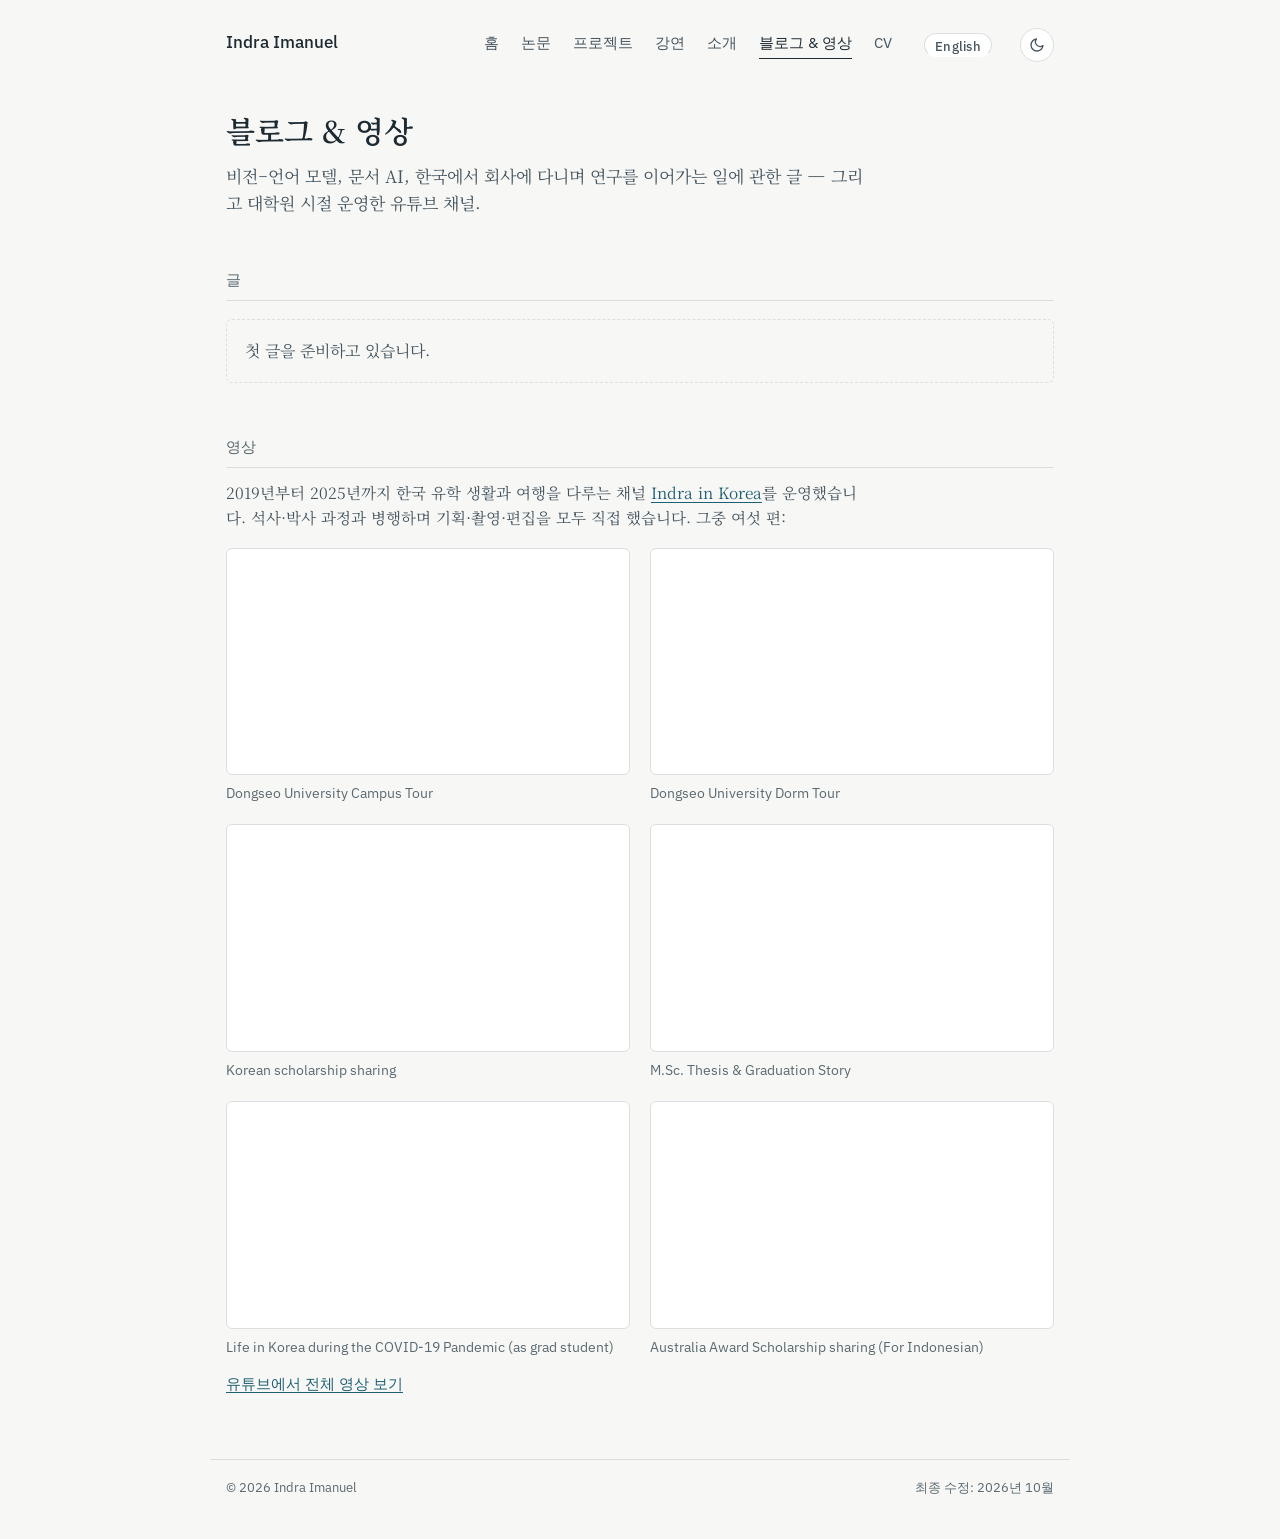
<file: ko/blog.html>
<!doctype html>
<html lang="ko">
<head>
<meta charset="utf-8">
<meta name="viewport" content="width=device-width, initial-scale=1">
<title>블로그 &amp; 영상 — Indra Imanuel</title>
<meta name="description" content="Indra Imanuel의 글과 영상: 비전–언어 모델, 문서 AI, 한국에서의 연구 생활.">
<link rel="icon" href="data:image/svg+xml,%3Csvg xmlns='http://www.w3.org/2000/svg' viewBox='0 0 32 32'%3E%3Crect width='32' height='32' rx='6' fill='%231F5F73'/%3E%3Ctext x='16' y='22' font-family='Georgia,serif' font-size='17' fill='%23fff' text-anchor='middle'%3EII%3C/text%3E%3C/svg%3E">
<link rel="preconnect" href="https://fonts.googleapis.com">
<link rel="preconnect" href="https://fonts.gstatic.com" crossorigin>
<link href="https://fonts.googleapis.com/css2?family=Source+Serif+4:ital,opsz,wght@0,8..60,400;0,8..60,600;1,8..60,400&family=IBM+Plex+Sans:wght@400;500&family=Noto+Serif+KR:wght@400;600&family=Noto+Sans+KR:wght@400;500&display=swap" rel="stylesheet">
<link rel="stylesheet" href="../style.css">
<script>
  (function () {
    try {
      var t = localStorage.getItem('theme');
      if (t === 'dark' || t === 'light') document.documentElement.setAttribute('data-theme', t);
    } catch (e) {}
  })();
</script>
<link rel="alternate" hreflang="en" href="https://indraimanuel.github.io/blog.html">
<link rel="alternate" hreflang="ko" href="https://indraimanuel.github.io/ko/blog.html">
</head>
<body>
<a class="skip" href="#main">본문으로 건너뛰기</a>

<header class="top">
  <a class="brand" href="index.html">Indra Imanuel</a>
  <nav aria-label="메인">
    <a href="index.html">홈</a>
    <a href="publications.html">논문</a>
    <a href="projects.html">프로젝트</a>
    <a href="talks.html">강연</a>
    <a href="about.html">소개</a>
    <a href="blog.html" aria-current="page">블로그 &amp; 영상</a>
    <a href="../cv.pdf">CV</a>
    <a class="lang-toggle" href="../blog.html" hreflang="en" lang="en" onclick="try{localStorage.setItem('lang','en');sessionStorage.setItem('langManual','1')}catch(e){}">English</a>
    <button class="theme-toggle" type="button" aria-label="다크 모드 전환" title="다크 모드 전환">
      <svg class="moon" viewBox="0 0 24 24" fill="none" stroke="currentColor" stroke-width="2" stroke-linecap="round" stroke-linejoin="round" aria-hidden="true"><path d="M21 12.8A9 9 0 1 1 11.2 3a7 7 0 0 0 9.8 9.8z"/></svg>
      <svg class="sun" viewBox="0 0 24 24" fill="none" stroke="currentColor" stroke-width="2" stroke-linecap="round" stroke-linejoin="round" aria-hidden="true"><circle cx="12" cy="12" r="4"/><path d="M12 2v2M12 20v2M4.9 4.9l1.4 1.4M17.7 17.7l1.4 1.4M2 12h2M20 12h2M4.9 19.1l1.4-1.4M17.7 6.3l1.4-1.4"/></svg>
    </button>
  </nav>
</header>

<main id="main">
  <h1 class="page">블로그 &amp; 영상</h1>
  <p class="page-intro">비전–언어 모델, 문서 AI, 한국에서 회사에 다니며 연구를 이어가는 일에 관한 글 — 그리고 대학원 시절 운영한 유튜브 채널.</p>

  <section id="writing">
    <h2>글</h2>
    <ul class="posts">
    </ul>
    <p class="empty">첫 글을 준비하고 있습니다.</p>
  </section>

  <section id="videos">
    <h2>영상</h2>
    <p class="group-note">
      2019년부터 2025년까지 한국 유학 생활과 여행을 다루는 채널
      <a href="https://www.youtube.com/@IndrainKorea">Indra in Korea</a>를 운영했습니다.
      석사·박사 과정과 병행하며 기획·촬영·편집을 모두 직접 했습니다. 그중 여섯 편:
    </p>
    <div class="videos">
      <figure class="video">
        <div class="frame"><iframe src="https://www.youtube-nocookie.com/embed/mh_Ba7ugEyw" title="Video 1" loading="lazy" allow="accelerometer; encrypted-media; picture-in-picture" allowfullscreen></iframe></div>
        <figcaption>Dongseo University Campus Tour</figcaption>
      </figure>
      <figure class="video">
        <div class="frame"><iframe src="https://www.youtube-nocookie.com/embed/H5aXVG7uZh4" title="Video 2" loading="lazy" allow="accelerometer; encrypted-media; picture-in-picture" allowfullscreen></iframe></div>
        <figcaption>Dongseo University Dorm Tour</figcaption>
      </figure>
      <figure class="video">
        <div class="frame"><iframe src="https://www.youtube-nocookie.com/embed/cNDXiN32faw" title="Video 3" loading="lazy" allow="accelerometer; encrypted-media; picture-in-picture" allowfullscreen></iframe></div>
        <figcaption>Korean scholarship sharing</figcaption>
      </figure>
      <figure class="video">
        <div class="frame"><iframe src="https://www.youtube-nocookie.com/embed/uCPP_diYpxA" title="Video 4" loading="lazy" allow="accelerometer; encrypted-media; picture-in-picture" allowfullscreen></iframe></div>
        <figcaption>M.Sc. Thesis & Graduation Story</figcaption>
      </figure>
      <figure class="video">
        <div class="frame"><iframe src="https://www.youtube-nocookie.com/embed/ljET0abJF5Q" title="Video 5" loading="lazy" allow="accelerometer; encrypted-media; picture-in-picture" allowfullscreen></iframe></div>
        <figcaption>Life in Korea during the COVID-19 Pandemic (as grad student)</figcaption>
      </figure>
      <figure class="video">
        <div class="frame"><iframe src="https://www.youtube-nocookie.com/embed/D8XLIVXw_iE" title="Video 6" loading="lazy" allow="accelerometer; encrypted-media; picture-in-picture" allowfullscreen></iframe></div>
        <figcaption>Australia Award Scholarship sharing (For Indonesian)</figcaption>
      </figure>
    </div>
    <p class="links-line"><a href="https://www.youtube.com/@IndrainKorea">유튜브에서 전체 영상 보기</a></p>
  </section>
</main>

<footer class="bottom">
  <span>© 2026 Indra Imanuel</span>
  <span>최종 수정: 2026년 10월</span>
</footer>
<script>
  (function () {
    var btn = document.querySelector('.theme-toggle');
    if (!btn) return;
    btn.addEventListener('click', function () {
      var root = document.documentElement;
      var current = root.getAttribute('data-theme');
      var systemDark = window.matchMedia && window.matchMedia('(prefers-color-scheme: dark)').matches;
      var isDark = current === 'dark' || (!current && systemDark);
      var next = isDark ? 'light' : 'dark';
      root.setAttribute('data-theme', next);
      try { localStorage.setItem('theme', next); } catch (e) {}
    });
  })();
</script>
</body>
</html>
</file>
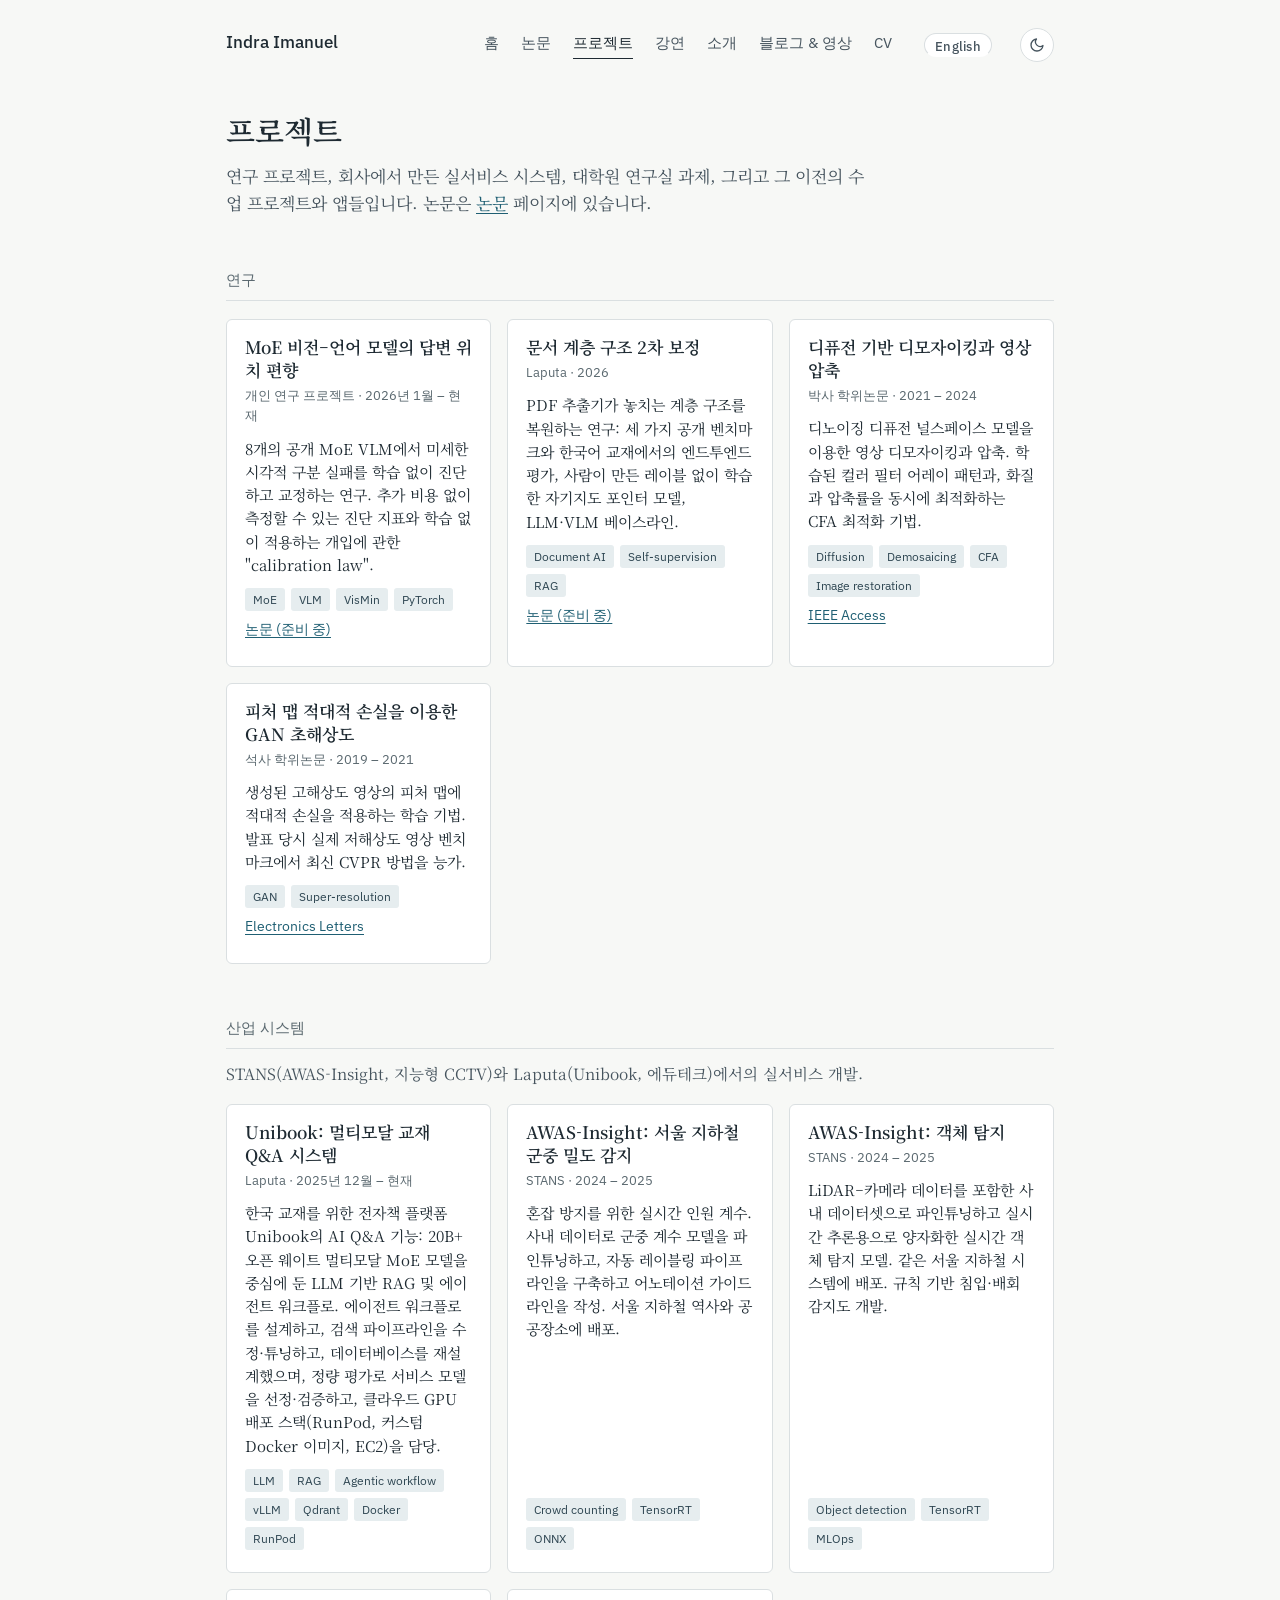
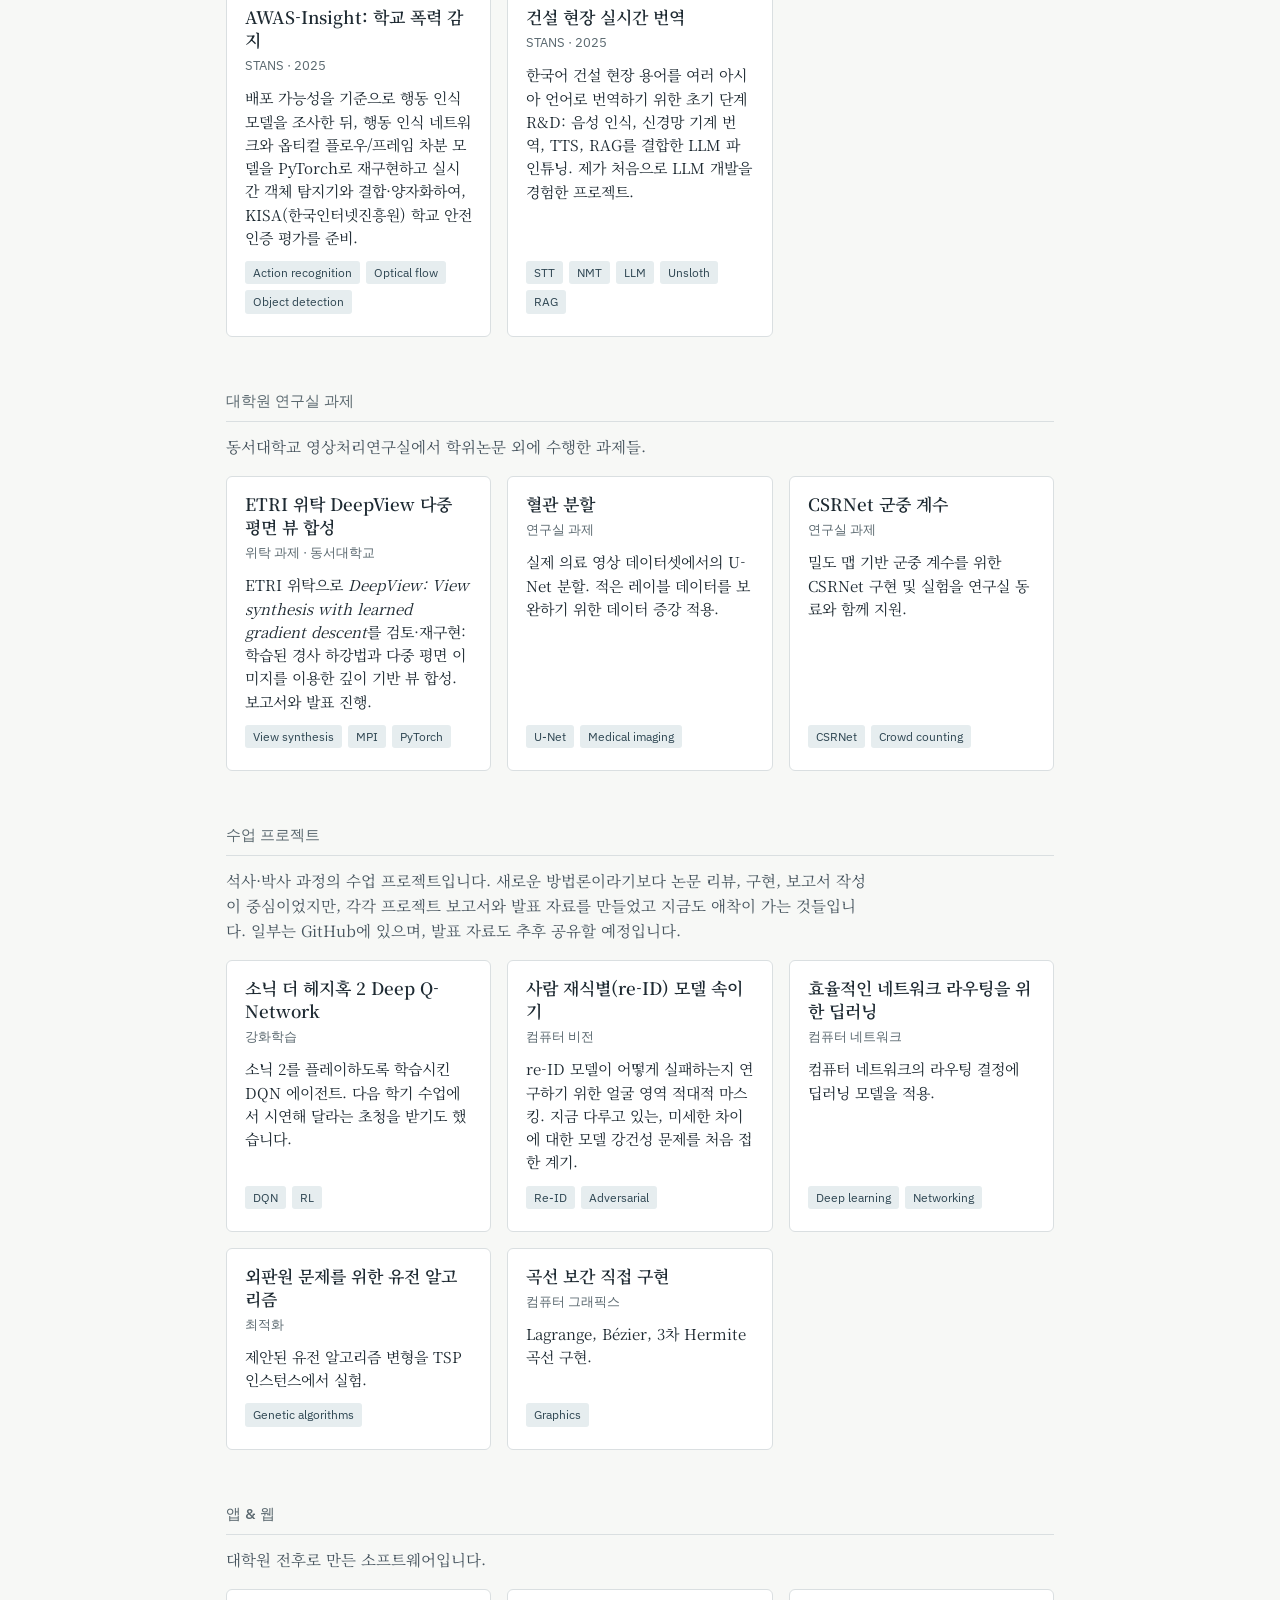
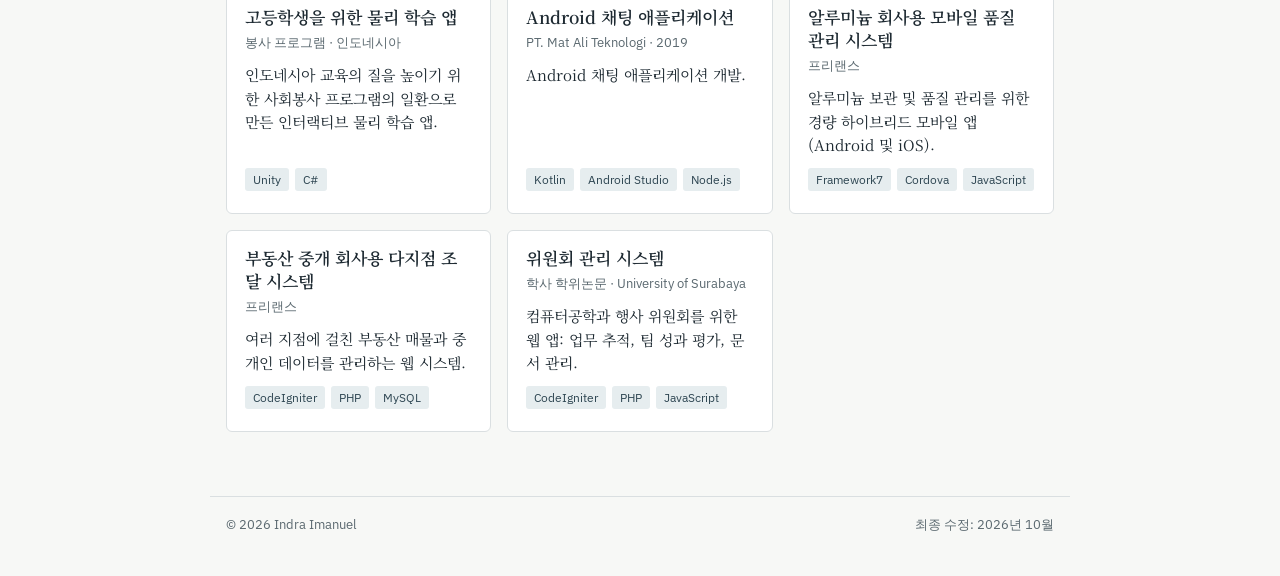
<file: ko/projects.html>
<!doctype html>
<html lang="ko">
<head>
<meta charset="utf-8">
<meta name="viewport" content="width=device-width, initial-scale=1">
<title>프로젝트 — Indra Imanuel</title>
<meta name="description" content="Indra Imanuel의 연구, 산업, 소프트웨어 프로젝트.">
<link rel="icon" href="data:image/svg+xml,%3Csvg xmlns='http://www.w3.org/2000/svg' viewBox='0 0 32 32'%3E%3Crect width='32' height='32' rx='6' fill='%231F5F73'/%3E%3Ctext x='16' y='22' font-family='Georgia,serif' font-size='17' fill='%23fff' text-anchor='middle'%3EII%3C/text%3E%3C/svg%3E">
<link rel="preconnect" href="https://fonts.googleapis.com">
<link rel="preconnect" href="https://fonts.gstatic.com" crossorigin>
<link href="https://fonts.googleapis.com/css2?family=Source+Serif+4:ital,opsz,wght@0,8..60,400;0,8..60,600;1,8..60,400&family=IBM+Plex+Sans:wght@400;500&family=Noto+Serif+KR:wght@400;600&family=Noto+Sans+KR:wght@400;500&display=swap" rel="stylesheet">
<link rel="stylesheet" href="../style.css">
<script>
  (function () {
    try {
      var t = localStorage.getItem('theme');
      if (t === 'dark' || t === 'light') document.documentElement.setAttribute('data-theme', t);
    } catch (e) {}
  })();
</script>
<link rel="alternate" hreflang="en" href="https://indraimanuel.github.io/projects.html">
<link rel="alternate" hreflang="ko" href="https://indraimanuel.github.io/ko/projects.html">
</head>
<body>
<a class="skip" href="#main">본문으로 건너뛰기</a>

<header class="top">
  <a class="brand" href="index.html">Indra Imanuel</a>
  <nav aria-label="메인">
    <a href="index.html">홈</a>
    <a href="publications.html">논문</a>
    <a href="projects.html" aria-current="page">프로젝트</a>
    <a href="talks.html">강연</a>
    <a href="about.html">소개</a>
    <a href="blog.html">블로그 &amp; 영상</a>
    <a href="../cv.pdf">CV</a>
    <a class="lang-toggle" href="../projects.html" hreflang="en" lang="en" onclick="try{localStorage.setItem('lang','en');sessionStorage.setItem('langManual','1')}catch(e){}">English</a>
    <button class="theme-toggle" type="button" aria-label="다크 모드 전환" title="다크 모드 전환">
      <svg class="moon" viewBox="0 0 24 24" fill="none" stroke="currentColor" stroke-width="2" stroke-linecap="round" stroke-linejoin="round" aria-hidden="true"><path d="M21 12.8A9 9 0 1 1 11.2 3a7 7 0 0 0 9.8 9.8z"/></svg>
      <svg class="sun" viewBox="0 0 24 24" fill="none" stroke="currentColor" stroke-width="2" stroke-linecap="round" stroke-linejoin="round" aria-hidden="true"><circle cx="12" cy="12" r="4"/><path d="M12 2v2M12 20v2M4.9 4.9l1.4 1.4M17.7 17.7l1.4 1.4M2 12h2M20 12h2M4.9 19.1l1.4-1.4M17.7 6.3l1.4-1.4"/></svg>
    </button>
  </nav>
</header>

<main id="main">
  <h1 class="page">프로젝트</h1>
  <p class="page-intro">연구 프로젝트, 회사에서 만든 실서비스 시스템, 대학원 연구실 과제, 그리고 그 이전의 수업 프로젝트와 앱들입니다. 논문은 <a href="publications.html">논문</a> 페이지에 있습니다.</p>

  <section id="research">
    <h2>연구</h2>
    <div class="cards">
      <div class="card">
        <h3>MoE 비전–언어 모델의 답변 위치 편향</h3>
        <p class="when">개인 연구 프로젝트 · 2026년 1월 – 현재</p>
        <p>8개의 공개 MoE VLM에서 미세한 시각적 구분 실패를 학습 없이 진단하고 교정하는 연구. 추가 비용 없이 측정할 수 있는 진단 지표와 학습 없이 적용하는 개입에 관한 "calibration law".</p>
        <div class="stack"><span>MoE</span><span>VLM</span><span>VisMin</span><span>PyTorch</span></div>
        <p class="links"><a href="publications.html">논문 (준비 중)</a></p>
      </div>
      <div class="card">
        <h3>문서 계층 구조 2차 보정</h3>
        <p class="when">Laputa · 2026</p>
        <p>PDF 추출기가 놓치는 계층 구조를 복원하는 연구: 세 가지 공개 벤치마크와 한국어 교재에서의 엔드투엔드 평가, 사람이 만든 레이블 없이 학습한 자기지도 포인터 모델, LLM·VLM 베이스라인.</p>
        <div class="stack"><span>Document AI</span><span>Self-supervision</span><span>RAG</span></div>
        <p class="links"><a href="publications.html">논문 (준비 중)</a></p>
      </div>
      <div class="card">
        <h3>디퓨전 기반 디모자이킹과 영상 압축</h3>
        <p class="when">박사 학위논문 · 2021 – 2024</p>
        <p>디노이징 디퓨전 널스페이스 모델을 이용한 영상 디모자이킹과 압축. 학습된 컬러 필터 어레이 패턴과, 화질과 압축률을 동시에 최적화하는 CFA 최적화 기법.</p>
        <div class="stack"><span>Diffusion</span><span>Demosaicing</span><span>CFA</span><span>Image restoration</span></div>
        <p class="links"><a href="https://doi.org/10.1109/ACCESS.2024.3448451">IEEE Access</a></p>
      </div>
      <div class="card">
        <h3>피처 맵 적대적 손실을 이용한 GAN 초해상도</h3>
        <p class="when">석사 학위논문 · 2019 – 2021</p>
        <p>생성된 고해상도 영상의 피처 맵에 적대적 손실을 적용하는 학습 기법. 발표 당시 실제 저해상도 영상 벤치마크에서 최신 CVPR 방법을 능가.</p>
        <div class="stack"><span>GAN</span><span>Super-resolution</span></div>
        <p class="links"><a href="https://doi.org/10.1049/ell2.12360">Electronics Letters</a></p>
      </div>
    </div>
  </section>

  <section id="industry">
    <h2>산업 시스템</h2>
    <p class="group-note">STANS(AWAS-Insight, 지능형 CCTV)와 Laputa(Unibook, 에듀테크)에서의 실서비스 개발.</p>
    <div class="cards">
      <div class="card">
        <h3>Unibook: 멀티모달 교재 Q&amp;A 시스템</h3>
        <p class="when">Laputa · 2025년 12월 – 현재</p>
        <p>한국 교재를 위한 전자책 플랫폼 Unibook의 AI Q&amp;A 기능: 20B+ 오픈 웨이트 멀티모달 MoE 모델을 중심에 둔 LLM 기반 RAG 및 에이전트 워크플로. 에이전트 워크플로를 설계하고, 검색 파이프라인을 수정·튜닝하고, 데이터베이스를 재설계했으며, 정량 평가로 서비스 모델을 선정·검증하고, 클라우드 GPU 배포 스택(RunPod, 커스텀 Docker 이미지, EC2)을 담당.</p>
        <div class="stack"><span>LLM</span><span>RAG</span><span>Agentic workflow</span><span>vLLM</span><span>Qdrant</span><span>Docker</span><span>RunPod</span></div>
      </div>
      <div class="card">
        <h3>AWAS-Insight: 서울 지하철 군중 밀도 감지</h3>
        <p class="when">STANS · 2024 – 2025</p>
        <p>혼잡 방지를 위한 실시간 인원 계수. 사내 데이터로 군중 계수 모델을 파인튜닝하고, 자동 레이블링 파이프라인을 구축하고 어노테이션 가이드라인을 작성. 서울 지하철 역사와 공공장소에 배포.</p>
        <div class="stack"><span>Crowd counting</span><span>TensorRT</span><span>ONNX</span></div>
      </div>
      <div class="card">
        <h3>AWAS-Insight: 객체 탐지</h3>
        <p class="when">STANS · 2024 – 2025</p>
        <p>LiDAR–카메라 데이터를 포함한 사내 데이터셋으로 파인튜닝하고 실시간 추론용으로 양자화한 실시간 객체 탐지 모델. 같은 서울 지하철 시스템에 배포. 규칙 기반 침입·배회 감지도 개발.</p>
        <div class="stack"><span>Object detection</span><span>TensorRT</span><span>MLOps</span></div>
      </div>
      <div class="card">
        <h3>AWAS-Insight: 학교 폭력 감지</h3>
        <p class="when">STANS · 2025</p>
        <p>배포 가능성을 기준으로 행동 인식 모델을 조사한 뒤, 행동 인식 네트워크와 옵티컬 플로우/프레임 차분 모델을 PyTorch로 재구현하고 실시간 객체 탐지기와 결합·양자화하여, KISA(한국인터넷진흥원) 학교 안전 인증 평가를 준비.</p>
        <div class="stack"><span>Action recognition</span><span>Optical flow</span><span>Object detection</span></div>
      </div>
      <div class="card">
        <h3>건설 현장 실시간 번역</h3>
        <p class="when">STANS · 2025</p>
        <p>한국어 건설 현장 용어를 여러 아시아 언어로 번역하기 위한 초기 단계 R&amp;D: 음성 인식, 신경망 기계 번역, TTS, RAG를 결합한 LLM 파인튜닝. 제가 처음으로 LLM 개발을 경험한 프로젝트.</p>
        <div class="stack"><span>STT</span><span>NMT</span><span>LLM</span><span>Unsloth</span><span>RAG</span></div>
      </div>
    </div>
  </section>

  <section id="lab">
    <h2>대학원 연구실 과제</h2>
    <p class="group-note">동서대학교 영상처리연구실에서 학위논문 외에 수행한 과제들.</p>
    <div class="cards">
      <div class="card">
        <h3>ETRI 위탁 DeepView 다중 평면 뷰 합성</h3>
        <p class="when">위탁 과제 · 동서대학교</p>
        <p>ETRI 위탁으로 <em>DeepView: View synthesis with learned gradient descent</em>를 검토·재구현: 학습된 경사 하강법과 다중 평면 이미지를 이용한 깊이 기반 뷰 합성. 보고서와 발표 진행.</p>
        <div class="stack"><span>View synthesis</span><span>MPI</span><span>PyTorch</span></div>
      </div>
      <div class="card">
        <h3>혈관 분할</h3>
        <p class="when">연구실 과제</p>
        <p>실제 의료 영상 데이터셋에서의 U-Net 분할. 적은 레이블 데이터를 보완하기 위한 데이터 증강 적용.</p>
        <div class="stack"><span>U-Net</span><span>Medical imaging</span></div>
      </div>
      <div class="card">
        <h3>CSRNet 군중 계수</h3>
        <p class="when">연구실 과제</p>
        <p>밀도 맵 기반 군중 계수를 위한 CSRNet 구현 및 실험을 연구실 동료와 함께 지원.</p>
        <div class="stack"><span>CSRNet</span><span>Crowd counting</span></div>
      </div>
    </div>
  </section>

  <section id="coursework">
    <h2>수업 프로젝트</h2>
    <p class="group-note">석사·박사 과정의 수업 프로젝트입니다. 새로운 방법론이라기보다 논문 리뷰, 구현, 보고서 작성이 중심이었지만, 각각 프로젝트 보고서와 발표 자료를 만들었고 지금도 애착이 가는 것들입니다. 일부는 GitHub에 있으며, 발표 자료도 추후 공유할 예정입니다.</p>
    <div class="cards">
      <div class="card">
        <h3>소닉 더 헤지혹 2 Deep Q-Network</h3>
        <p class="when">강화학습</p>
        <p>소닉 2를 플레이하도록 학습시킨 DQN 에이전트. 다음 학기 수업에서 시연해 달라는 초청을 받기도 했습니다.</p>
        <div class="stack"><span>DQN</span><span>RL</span></div>
      </div>
      <div class="card">
        <h3>사람 재식별(re-ID) 모델 속이기</h3>
        <p class="when">컴퓨터 비전</p>
        <p>re-ID 모델이 어떻게 실패하는지 연구하기 위한 얼굴 영역 적대적 마스킹. 지금 다루고 있는, 미세한 차이에 대한 모델 강건성 문제를 처음 접한 계기.</p>
        <div class="stack"><span>Re-ID</span><span>Adversarial</span></div>
      </div>
      <div class="card">
        <h3>효율적인 네트워크 라우팅을 위한 딥러닝</h3>
        <p class="when">컴퓨터 네트워크</p>
        <p>컴퓨터 네트워크의 라우팅 결정에 딥러닝 모델을 적용.</p>
        <div class="stack"><span>Deep learning</span><span>Networking</span></div>
      </div>
      <div class="card">
        <h3>외판원 문제를 위한 유전 알고리즘</h3>
        <p class="when">최적화</p>
        <p>제안된 유전 알고리즘 변형을 TSP 인스턴스에서 실험.</p>
        <div class="stack"><span>Genetic algorithms</span></div>
      </div>
      <div class="card">
        <h3>곡선 보간 직접 구현</h3>
        <p class="when">컴퓨터 그래픽스</p>
        <p>Lagrange, Bézier, 3차 Hermite 곡선 구현.</p>
        <div class="stack"><span>Graphics</span></div>
      </div>
    </div>
  </section>

  <section id="apps">
    <h2>앱 &amp; 웹</h2>
    <p class="group-note">대학원 전후로 만든 소프트웨어입니다.</p>
    <div class="cards">
      <div class="card">
        <h3>고등학생을 위한 물리 학습 앱</h3>
        <p class="when">봉사 프로그램 · 인도네시아</p>
        <p>인도네시아 교육의 질을 높이기 위한 사회봉사 프로그램의 일환으로 만든 인터랙티브 물리 학습 앱.</p>
        <div class="stack"><span>Unity</span><span>C#</span></div>
      </div>
      <div class="card">
        <h3>Android 채팅 애플리케이션</h3>
        <p class="when">PT. Mat Ali Teknologi · 2019</p>
        <p>Android 채팅 애플리케이션 개발.</p>
        <div class="stack"><span>Kotlin</span><span>Android Studio</span><span>Node.js</span></div>
      </div>
      <div class="card">
        <h3>알루미늄 회사용 모바일 품질 관리 시스템</h3>
        <p class="when">프리랜스</p>
        <p>알루미늄 보관 및 품질 관리를 위한 경량 하이브리드 모바일 앱(Android 및 iOS).</p>
        <div class="stack"><span>Framework7</span><span>Cordova</span><span>JavaScript</span></div>
      </div>
      <div class="card">
        <h3>부동산 중개 회사용 다지점 조달 시스템</h3>
        <p class="when">프리랜스</p>
        <p>여러 지점에 걸친 부동산 매물과 중개인 데이터를 관리하는 웹 시스템.</p>
        <div class="stack"><span>CodeIgniter</span><span>PHP</span><span>MySQL</span></div>
      </div>
      <div class="card">
        <h3>위원회 관리 시스템</h3>
        <p class="when">학사 학위논문 · University of Surabaya</p>
        <p>컴퓨터공학과 행사 위원회를 위한 웹 앱: 업무 추적, 팀 성과 평가, 문서 관리.</p>
        <div class="stack"><span>CodeIgniter</span><span>PHP</span><span>JavaScript</span></div>
      </div>
    </div>
  </section>
</main>

<footer class="bottom">
  <span>© 2026 Indra Imanuel</span>
  <span>최종 수정: 2026년 10월</span>
</footer>
<script>
  (function () {
    var btn = document.querySelector('.theme-toggle');
    if (!btn) return;
    btn.addEventListener('click', function () {
      var root = document.documentElement;
      var current = root.getAttribute('data-theme');
      var systemDark = window.matchMedia && window.matchMedia('(prefers-color-scheme: dark)').matches;
      var isDark = current === 'dark' || (!current && systemDark);
      var next = isDark ? 'light' : 'dark';
      root.setAttribute('data-theme', next);
      try { localStorage.setItem('theme', next); } catch (e) {}
    });
  })();
</script>
</body>
</html>
</file>
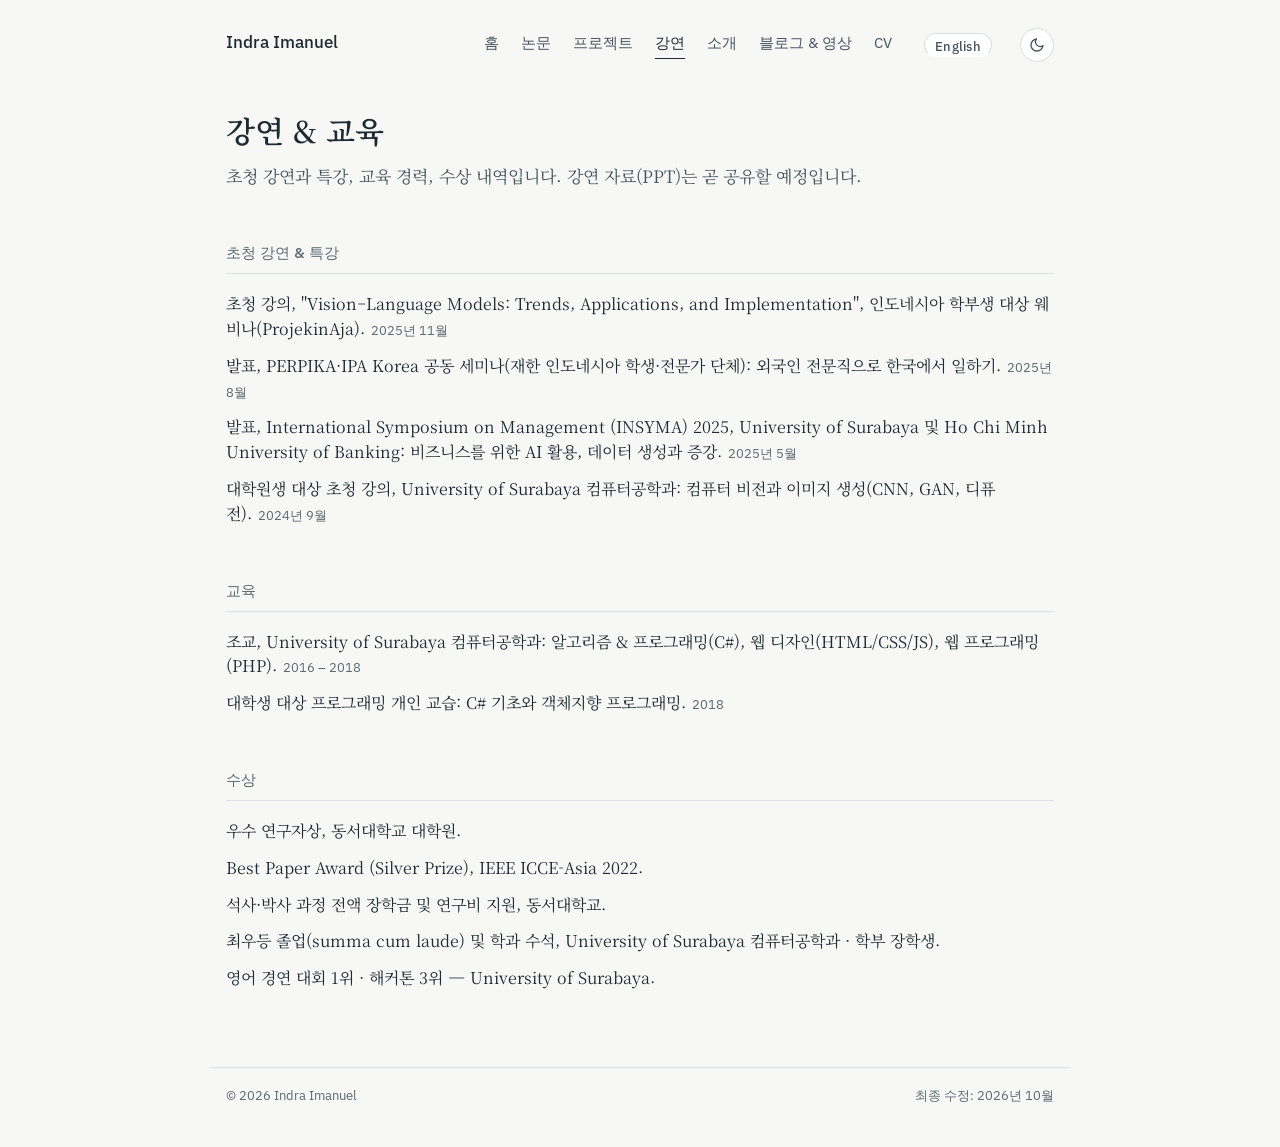
<file: ko/talks.html>
<!doctype html>
<html lang="ko">
<head>
<meta charset="utf-8">
<meta name="viewport" content="width=device-width, initial-scale=1">
<title>강연 &amp; 교육 — Indra Imanuel</title>
<meta name="description" content="강연, 특강, 교육, 수상 — Indra Imanuel.">
<link rel="icon" href="data:image/svg+xml,%3Csvg xmlns='http://www.w3.org/2000/svg' viewBox='0 0 32 32'%3E%3Crect width='32' height='32' rx='6' fill='%231F5F73'/%3E%3Ctext x='16' y='22' font-family='Georgia,serif' font-size='17' fill='%23fff' text-anchor='middle'%3EII%3C/text%3E%3C/svg%3E">
<link rel="preconnect" href="https://fonts.googleapis.com">
<link rel="preconnect" href="https://fonts.gstatic.com" crossorigin>
<link href="https://fonts.googleapis.com/css2?family=Source+Serif+4:ital,opsz,wght@0,8..60,400;0,8..60,600;1,8..60,400&family=IBM+Plex+Sans:wght@400;500&family=Noto+Serif+KR:wght@400;600&family=Noto+Sans+KR:wght@400;500&display=swap" rel="stylesheet">
<link rel="stylesheet" href="../style.css">
<script>
  (function () {
    try {
      var t = localStorage.getItem('theme');
      if (t === 'dark' || t === 'light') document.documentElement.setAttribute('data-theme', t);
    } catch (e) {}
  })();
</script>
<link rel="alternate" hreflang="en" href="https://indraimanuel.github.io/talks.html">
<link rel="alternate" hreflang="ko" href="https://indraimanuel.github.io/ko/talks.html">
</head>
<body>
<a class="skip" href="#main">본문으로 건너뛰기</a>

<header class="top">
  <a class="brand" href="index.html">Indra Imanuel</a>
  <nav aria-label="메인">
    <a href="index.html">홈</a>
    <a href="publications.html">논문</a>
    <a href="projects.html">프로젝트</a>
    <a href="talks.html" aria-current="page">강연</a>
    <a href="about.html">소개</a>
    <a href="blog.html">블로그 &amp; 영상</a>
    <a href="../cv.pdf">CV</a>
    <a class="lang-toggle" href="../talks.html" hreflang="en" lang="en" onclick="try{localStorage.setItem('lang','en');sessionStorage.setItem('langManual','1')}catch(e){}">English</a>
    <button class="theme-toggle" type="button" aria-label="다크 모드 전환" title="다크 모드 전환">
      <svg class="moon" viewBox="0 0 24 24" fill="none" stroke="currentColor" stroke-width="2" stroke-linecap="round" stroke-linejoin="round" aria-hidden="true"><path d="M21 12.8A9 9 0 1 1 11.2 3a7 7 0 0 0 9.8 9.8z"/></svg>
      <svg class="sun" viewBox="0 0 24 24" fill="none" stroke="currentColor" stroke-width="2" stroke-linecap="round" stroke-linejoin="round" aria-hidden="true"><circle cx="12" cy="12" r="4"/><path d="M12 2v2M12 20v2M4.9 4.9l1.4 1.4M17.7 17.7l1.4 1.4M2 12h2M20 12h2M4.9 19.1l1.4-1.4M17.7 6.3l1.4-1.4"/></svg>
    </button>
  </nav>
</header>

<main id="main">
  <h1 class="page">강연 &amp; 교육</h1>
  <p class="page-intro">초청 강연과 특강, 교육 경력, 수상 내역입니다. 강연 자료(PPT)는 곧 공유할 예정입니다.</p>

  <section id="talks">
    <h2>초청 강연 &amp; 특강</h2>
    <ul class="plain">
      <li>초청 강의, "Vision–Language Models: Trends, Applications, and Implementation", 인도네시아 학부생 대상 웨비나(ProjekinAja).<span class="when">2025년 11월</span></li>
      <li>발표, PERPIKA·IPA Korea 공동 세미나(재한 인도네시아 학생·전문가 단체): 외국인 전문직으로 한국에서 일하기.<span class="when">2025년 8월</span></li>
      <li>발표, International Symposium on Management (INSYMA) 2025, University of Surabaya 및 Ho Chi Minh University of Banking: 비즈니스를 위한 AI 활용, 데이터 생성과 증강.<span class="when">2025년 5월</span></li>
      <li>대학원생 대상 초청 강의, University of Surabaya 컴퓨터공학과: 컴퓨터 비전과 이미지 생성(CNN, GAN, 디퓨전).<span class="when">2024년 9월</span></li>
    </ul>
  </section>

  <section id="teaching">
    <h2>교육</h2>
    <ul class="plain">
      <li>조교, University of Surabaya 컴퓨터공학과: 알고리즘 &amp; 프로그래밍(C#), 웹 디자인(HTML/CSS/JS), 웹 프로그래밍(PHP).<span class="when">2016 – 2018</span></li>
      <li>대학생 대상 프로그래밍 개인 교습: C# 기초와 객체지향 프로그래밍.<span class="when">2018</span></li>
    </ul>
  </section>

  <section id="awards">
    <h2>수상</h2>
    <ul class="plain">
      <li>우수 연구자상, 동서대학교 대학원.</li>
      <li>Best Paper Award (Silver Prize), IEEE ICCE-Asia 2022.</li>
      <li>석사·박사 과정 전액 장학금 및 연구비 지원, 동서대학교.</li>
      <li>최우등 졸업(summa cum laude) 및 학과 수석, University of Surabaya 컴퓨터공학과 · 학부 장학생.</li>
      <li>영어 경연 대회 1위 · 해커톤 3위 — University of Surabaya.</li>
    </ul>
  </section>
</main>

<footer class="bottom">
  <span>© 2026 Indra Imanuel</span>
  <span>최종 수정: 2026년 10월</span>
</footer>
<script>
  (function () {
    var btn = document.querySelector('.theme-toggle');
    if (!btn) return;
    btn.addEventListener('click', function () {
      var root = document.documentElement;
      var current = root.getAttribute('data-theme');
      var systemDark = window.matchMedia && window.matchMedia('(prefers-color-scheme: dark)').matches;
      var isDark = current === 'dark' || (!current && systemDark);
      var next = isDark ? 'light' : 'dark';
      root.setAttribute('data-theme', next);
      try { localStorage.setItem('theme', next); } catch (e) {}
    });
  })();
</script>
</body>
</html>
</file>
<file: style.css>
/* Indra Imanuel — personal site
   Plain CSS, no build step. Edit freely. */

:root {
  --paper: #F7F8F6;
  --panel: #FFFFFF;
  --ink: #1E2A32;
  --ink-soft: #46545E;
  --meta: #5B6970;
  --rule: #DADFE1;
  --accent: #1F5F73;
  --accent-ink: #164A5B;
  --tag: #E6EDEF;
  --tag-ink: #2E4652;
  --serif: "Source Serif 4", Georgia, "Times New Roman", serif;
  --sans: "IBM Plex Sans", system-ui, -apple-system, "Segoe UI", sans-serif;
  --max: 860px;
}
@media (prefers-color-scheme: dark) {
  :root:not([data-theme="light"]) {
    --paper: #131A1F; --panel: #1A2329; --ink: #E6EAEC; --ink-soft: #B7C1C7;
    --meta: #93A0A8; --rule: #2C3940; --accent: #7FC0D4; --accent-ink: #A3D3E2;
    --tag: #22313A; --tag-ink: #C7D5DC;
  }
}
:root[data-theme="dark"] {
  --paper: #131A1F; --panel: #1A2329; --ink: #E6EAEC; --ink-soft: #B7C1C7;
  --meta: #93A0A8; --rule: #2C3940; --accent: #7FC0D4; --accent-ink: #A3D3E2;
  --tag: #22313A; --tag-ink: #C7D5DC;
}

* { box-sizing: border-box; }
html { -webkit-text-size-adjust: 100%; scroll-behavior: smooth; }
@media (prefers-reduced-motion: reduce) { html { scroll-behavior: auto; } }
body {
  margin: 0; background: var(--paper); color: var(--ink);
  font-family: var(--serif); font-size: 17px; line-height: 1.6; font-optical-sizing: auto;
}
a { color: var(--accent); text-decoration: underline; text-decoration-thickness: 1px; text-underline-offset: 3px; }
a:hover { color: var(--accent-ink); }
a:focus-visible { outline: 2px solid var(--accent); outline-offset: 3px; border-radius: 2px; }
img { max-width: 100%; }

.skip { position: absolute; left: -999px; top: 8px; background: var(--panel); color: var(--ink);
        padding: 8px 12px; font-family: var(--sans); font-size: 14px; border: 1px solid var(--rule); z-index: 10; }
.skip:focus { left: 16px; }

/* ---------- header / nav ---------- */
header.top {
  max-width: var(--max); margin: 0 auto; padding: 28px 16px 0;
  display: flex; align-items: baseline; justify-content: space-between; gap: 16px; flex-wrap: wrap;
  font-family: var(--sans);
}
header.top .brand { font-size: 17px; font-weight: 500; color: var(--ink); text-decoration: none; }
header.top nav { display: flex; gap: 22px; font-size: 15px; align-items: center; }
header.top nav a { color: var(--ink-soft); text-decoration: none; padding-bottom: 3px; border-bottom: 1px solid transparent; }
header.top nav a:hover { color: var(--accent); }
header.top nav a[aria-current="page"] { color: var(--ink); border-bottom-color: var(--ink); }
.lang-toggle {
  font-family: var(--sans); font-size: 13px; font-weight: 500; letter-spacing: 0.02em;
  color: var(--ink-soft); text-decoration: none; border: 1px solid var(--rule); border-radius: 999px;
  padding: 6px 10px; line-height: 1; margin-left: 10px; background: var(--panel);
}
.lang-toggle:hover { color: var(--accent); border-color: var(--accent); text-decoration: none; }
html[lang="ko"] body { font-family: "Noto Serif KR", var(--serif); }
html[lang="ko"] .hero h1, html[lang="ko"] h1.page { letter-spacing: 0; }
.theme-toggle {
  appearance: none; background: var(--panel); border: 1px solid var(--rule); color: var(--ink-soft);
  border-radius: 999px; width: 34px; height: 34px; cursor: pointer; display: inline-flex;
  align-items: center; justify-content: center; padding: 0; margin-left: 6px; vertical-align: middle;
}
.theme-toggle:hover { color: var(--accent); border-color: var(--accent); }
.theme-toggle:focus-visible { outline: 2px solid var(--accent); outline-offset: 2px; }
.theme-toggle svg { width: 16px; height: 16px; display: block; }
.theme-toggle .moon { display: block; }
.theme-toggle .sun { display: none; }
:root[data-theme="dark"] .theme-toggle .moon { display: none; }
:root[data-theme="dark"] .theme-toggle .sun { display: block; }
@media (prefers-color-scheme: dark) {
  :root:not([data-theme="light"]) .theme-toggle .moon { display: none; }
  :root:not([data-theme="light"]) .theme-toggle .sun { display: block; }
}

main { max-width: var(--max); margin: 0 auto; padding: 44px 16px 64px; }

/* ---------- home hero ---------- */
.hero { display: grid; grid-template-columns: 1fr 200px; gap: 40px; align-items: start; }
.hero h1 { font-size: 34px; line-height: 1.15; font-weight: 600; letter-spacing: -0.01em; margin: 0 0 6px; }
.hero .role { font-family: var(--sans); font-size: 15px; color: var(--ink-soft); margin: 0 0 22px; }
.hero p { margin: 0 0 14px; }
.hero .portrait img { width: 200px; height: 200px; object-fit: cover; border-radius: 6px; display: block; border: 1px solid var(--rule); }
.contacts { list-style: none; padding: 0; margin: 18px 0 0; font-family: var(--sans); font-size: 14.5px;
            display: flex; flex-wrap: wrap; gap: 8px 18px; }
.contacts a { text-decoration: none; }
.contacts a:hover { text-decoration: underline; }

.interests { margin: 30px 0 0; padding: 16px 18px; background: var(--panel); border: 1px solid var(--rule); border-radius: 6px; }
.interests p { margin: 0; font-size: 16px; }

/* ---------- sections ---------- */
section { margin-top: 52px; }
section h2 {
  font-family: var(--sans); font-weight: 500; font-size: 15px; color: var(--meta);
  margin: 0 0 18px; padding-bottom: 8px; border-bottom: 1px solid var(--rule);
}
section h2 a.more { float: right; font-weight: 400; font-size: 14px; }
h1.page { font-size: 30px; font-weight: 600; margin: 0 0 8px; letter-spacing: -0.01em; }
p.page-intro { color: var(--ink-soft); margin: 0 0 36px; max-width: 640px; }

/* news */
.news { list-style: none; padding: 0; margin: 0; }
.news li { display: grid; grid-template-columns: 92px 1fr; gap: 14px; margin: 0 0 10px; font-size: 16px; line-height: 1.55; }
.news time { font-family: var(--sans); font-size: 13.5px; color: var(--meta); padding-top: 3px; }

/* publications */
.pub { display: grid; grid-template-columns: 150px 1fr; gap: 22px; margin: 0 0 30px; align-items: start; }
.pub figure { margin: 0; }
.pub figure img { width: 150px; height: 100px; object-fit: cover; display: block; border: 1px solid var(--rule); background: var(--panel); border-radius: 4px; }
.pub.nothumb { grid-template-columns: 1fr; }
.pub h3 { font-size: 18px; line-height: 1.35; font-weight: 600; margin: 0 0 4px; }
.pub h3 a { color: var(--ink); text-decoration: none; }
.pub h3 a:hover { color: var(--accent); text-decoration: underline; }
.pub .authors { margin: 0 0 4px; font-size: 15.5px; color: var(--ink-soft); }
.pub .authors b { color: var(--ink); font-weight: 600; }
.pub .venue { font-family: var(--sans); font-size: 14px; color: var(--meta); margin: 0 0 8px; }
.pub .abstract { margin: 0 0 8px; font-size: 15.5px; }
.pub .links { font-family: var(--sans); font-size: 14px; }
.pub .links a { margin-right: 16px; }

.tag { font-family: var(--sans); font-size: 12px; background: var(--tag); color: var(--tag-ink);
       padding: 2px 8px; border-radius: 3px; white-space: nowrap; margin-left: 6px; vertical-align: 2px; }

/* projects */
.cards { display: grid; grid-template-columns: repeat(auto-fill, minmax(260px, 1fr)); gap: 16px; }
.card { background: var(--panel); border: 1px solid var(--rule); border-radius: 6px; padding: 16px 18px 14px; display: flex; flex-direction: column; }
.card h3 { font-size: 17px; line-height: 1.35; font-weight: 600; margin: 0 0 4px; }
.card .when { font-family: var(--sans); font-size: 13px; color: var(--meta); margin: 0 0 10px; }
.card p { margin: 0 0 12px; font-size: 15px; line-height: 1.55; flex: 1; }
.card p.when { flex: 0 0 auto; }
.card .stack { display: flex; flex-wrap: wrap; gap: 6px; margin: 0 0 8px; }
.card .stack span { font-family: var(--sans); font-size: 12px; background: var(--tag); color: var(--tag-ink); padding: 2px 8px; border-radius: 3px; }
.card .links { font-family: var(--sans); font-size: 13.5px; }
.card .links a { margin-right: 14px; }
.group-note { color: var(--ink-soft); font-size: 15.5px; margin: -6px 0 18px; max-width: 640px; }

/* experience / lists */
.exp { list-style: none; padding: 0; margin: 0; }
.exp li { display: grid; grid-template-columns: 130px 1fr; gap: 16px; margin: 0 0 16px; font-size: 16px; line-height: 1.55; }
.exp time { font-family: var(--sans); font-size: 13.5px; color: var(--meta); padding-top: 3px; }
.exp b { font-weight: 600; }
.exp .sub { color: var(--ink-soft); }

.plain { list-style: none; padding: 0; margin: 0; }
.plain li { margin: 0 0 12px; font-size: 16px; line-height: 1.55; }
.plain li .when { font-family: var(--sans); font-size: 13px; color: var(--meta); margin-left: 6px; }

.prose p { margin: 0 0 16px; }
.prose h3 { font-size: 20px; font-weight: 600; margin: 30px 0 8px; }
.prose figure { margin: 22px 0; }
.prose figure img { display: block; width: 100%; height: auto; border: 1px solid var(--rule); border-radius: 4px; }
.prose figcaption { font-family: var(--sans); font-size: 13px; color: var(--meta); margin-top: 8px; }

/* videos */
.videos { display: grid; grid-template-columns: repeat(auto-fill, minmax(300px, 1fr)); gap: 20px; margin: 4px 0 14px; }
.video { margin: 0; }
.video .frame { position: relative; aspect-ratio: 16 / 9; background: var(--panel); border: 1px solid var(--rule); border-radius: 6px; overflow: hidden; }
.video iframe { position: absolute; inset: 0; width: 100%; height: 100%; border: 0; }
.video figcaption { font-family: var(--sans); font-size: 13.5px; color: var(--meta); margin-top: 8px; }
.links-line { font-family: var(--sans); font-size: 14.5px; margin: 0; }

/* blog */
.posts { list-style: none; padding: 0; margin: 0; }
.posts li { margin: 0 0 22px; }
.posts h3 { font-size: 19px; margin: 0 0 2px; font-weight: 600; }
.posts time { font-family: var(--sans); font-size: 13.5px; color: var(--meta); }
.posts p { margin: 6px 0 0; color: var(--ink-soft); font-size: 15.5px; }
.empty { color: var(--ink-soft); font-size: 16px; padding: 18px; border: 1px dashed var(--rule); border-radius: 6px; }

footer.bottom {
  max-width: var(--max); margin: 0 auto; padding: 18px 16px 40px; border-top: 1px solid var(--rule);
  font-family: var(--sans); font-size: 13px; color: var(--meta); display: flex; justify-content: space-between; flex-wrap: wrap; gap: 8px;
}
footer.bottom a { color: var(--meta); }

@media (max-width: 720px) {
  .hero { grid-template-columns: 1fr; }
  .hero .portrait { order: -1; }
  .hero .portrait img { width: 120px; height: 120px; }
  .pub { grid-template-columns: 1fr; gap: 10px; }
  .pub figure img { width: 100%; height: auto; max-height: 180px; }
  .news li, .exp li { grid-template-columns: 1fr; gap: 2px; }
  header.top nav { gap: 16px; font-size: 14px; }
}
@media print {
  header.top nav, .skip { display: none; }
  body { background: #fff; color: #000; }
  a { color: #000; text-decoration: none; }
}
</file>
